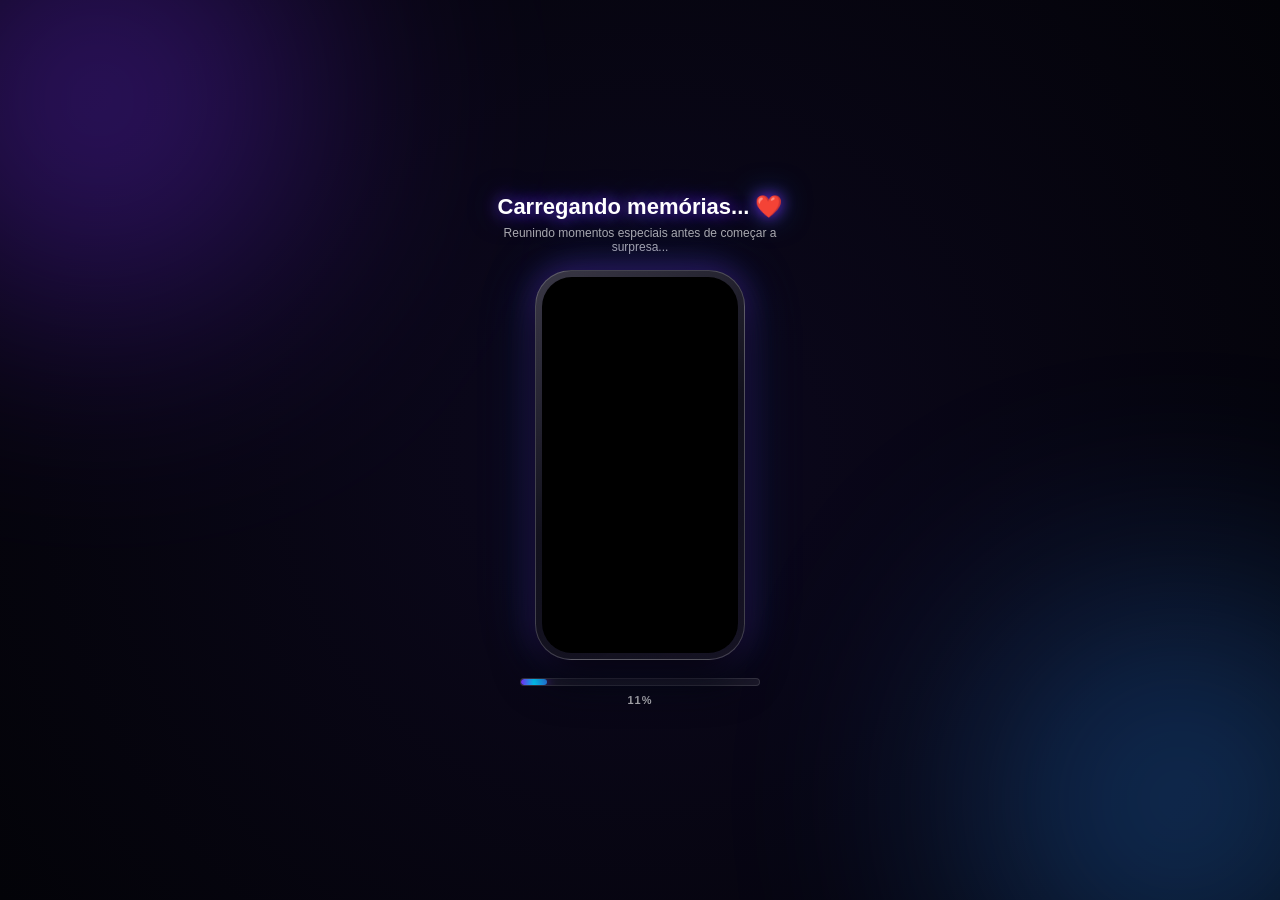
<file: index.html>
<!DOCTYPE html>
<html lang="pt-BR">
<head>
<meta charset="UTF-8">
<meta name="viewport" content="width=device-width, initial-scale=1.0, maximum-scale=1.0, user-scalable=no">
<title>Feliz Aniversário, Renata ❤️</title>
<meta name="theme-color" content="#030308">
<style>
* { margin:0; padding:0; box-sizing:border-box; }
html, body { width:100%; height:100%; overflow:hidden; background:#030308; color:#fff; font-family: -apple-system, BlinkMacSystemFont, "Segoe UI", Roboto, sans-serif; }

/* FUNDO CINEMATOGRÁFICO */
.background { position:fixed; inset:0; z-index:0; background: radial-gradient(circle at 50% 50%, #0c081e 0%, #030308 100%); }
.background::before { content:""; position:absolute; width:400px; height:400px; top:-100px; left:-100px; border-radius:50%; background:#7B2EFF; filter:blur(130px); opacity:.4; animation: pulseGlow 8s ease-in-out infinite alternate; }
.background::after { content:""; position:absolute; width:400px; height:400px; right:-100px; bottom:-100px; border-radius:50%; background:#2D8CFF; filter:blur(130px); opacity:.35; animation: pulseGlow 8s ease-in-out infinite alternate-reverse; }
@keyframes pulseGlow { 0% { transform: scale(1); opacity: 0.3; } 100% { transform: scale(1.2); opacity: 0.5; } }

/* CHUVA DE ELOGIOS E EMOJIS */
#falling { position:fixed; inset:0; pointer-events:none; z-index:2; }
.falling-item {
    position:absolute; top:-60px; white-space:nowrap; font-weight:700; color:#ffffff;
    text-shadow: 0 0 12px rgba(255,255,255,0.9), 0 0 25px #7B2EFF, 0 0 40px #2D8CFF;
    filter: drop-shadow(0 0 8px rgba(123,46,255,0.8)); animation: falling linear forwards;
}
@keyframes falling {
    0% { transform: translateY(-60px) rotate(0deg) scale(0.9); opacity:0; }
    15% { opacity:1; transform: translateY(10vh) rotate(var(--rotation)) scale(1.1); }
    85% { opacity:0.9; }
    100% { transform: translate(var(--side), 110vh) rotate(calc(var(--rotation) * 2)) scale(0.95); opacity:0; }
}

/* CONTEÚDO CENTRALIZADO PERFEITAMENTE */
.loading-content {
    position:relative; z-index:5; width:100%; height:100%;
    display:flex; flex-direction:column; align-items:center; justify-content:center;
    padding:15px; text-align:center;
}
.loading-title { margin-bottom:6px; font-size:22px; font-weight:700; animation: breathing 3s ease-in-out infinite; text-shadow: 0 0 15px rgba(123,46,255,0.9), 0 0 30px rgba(45,140,255,0.5); }
.loading-subtitle { max-width:300px; margin-bottom:16px; font-size:12px; color:rgba(255,255,255,.65); }
@keyframes breathing { 0%, 100% { opacity:.85; transform:scale(1); } 50% { opacity:1; transform:scale(1.03); } }

/* ESTRUTURA DO CELULAR CENTRALIZADO */
.phone {
    position:relative; width:210px; height:390px; max-height:55vh; padding:6px; border-radius:36px;
    background: linear-gradient(145deg, rgba(255,255,255,0.2), rgba(20,20,30,0.8), rgba(255,255,255,0.05));
    backdrop-filter: blur(15px); box-shadow: 0 20px 40px rgba(0,0,0,0.9), 0 0 30px rgba(123,46,255,0.4), 0 0 60px rgba(45,140,255,0.2);
    border: 1px solid rgba(255,255,255,0.2); margin: 0 auto;
}
.phone-border { width:100%; height:100%; padding:3px; border-radius:30px; background:#000; }
.phone-screen { position:relative; width:100%; height:100%; overflow:hidden; border-radius:26px; background:#000; display:flex; align-items:center; justify-content:center; }

/* FOTO 100% COMPLETA SEM CORTAR */
#loading-photo {
    width:100%; height:100%;
    object-fit:contain; /* Garante que a foto inteira apareça sem cortes */
    object-position:center;
    display:block; opacity:1; transition: opacity .3s ease, transform .3s ease;
}
.photo-change { opacity:0 !important; transform:scale(0.96); }
.notch { position:absolute; top:8px; left:50%; transform:translateX(-50%); width:65px; height:16px; border-radius:20px; background:#000; z-index:3; }

/* BARRA DE CARREGAMENTO */
.loading-area { width:240px; max-width:85vw; margin-top:18px; }
.loading-bar { width:100%; height:8px; overflow:hidden; border-radius:20px; background: rgba(255,255,255,.08); border: 1px solid rgba(255,255,255,.12); }
#loading-fill { width:0%; height:100%; border-radius:20px; background: linear-gradient(90deg, #7B2EFF, #00D2FF, #2D8CFF); box-shadow: 0 0 12px #7B2EFF; }
#loading-percent { display:block; margin-top:8px; font-size:11px; font-weight:600; color:rgba(255,255,255,.7); letter-spacing:1px; }

#transition { position:fixed; inset:0; z-index:50; background:#030308; opacity:0; pointer-events:none; transition: opacity 1s ease; }
#transition.active { opacity:1; }
</style>
</head>
<body>

<div class="background"></div>
<div id="falling"></div>
<div id="transition"></div>

<main class="loading-content">
    <h1 class="loading-title">Carregando memórias... ❤️</h1>
    <p class="loading-subtitle">Reunindo momentos especiais antes de começar a surpresa...</p>

    <div class="phone">
        <div class="phone-border">
            <div class="phone-screen">
                <div class="notch"></div>
                <img id="loading-photo" src="Fotos/foto1.jpg" alt="Memória especial">
            </div>
        </div>
    </div>

    <div class="loading-area">
        <div class="loading-bar"><div id="loading-fill"></div></div>
        <span id="loading-percent">0%</span>
    </div>
</main>

<script>
const TOTAL_TIME = 10000, TOTAL_PHOTOS = 10;
const photo = document.getElementById("loading-photo");
const fill = document.getElementById("loading-fill");
const percent = document.getElementById("loading-percent");
const transition = document.getElementById("transition");
const falling = document.getElementById("falling");

const photos = Array.from({length: TOTAL_PHOTOS}, (_, i) => `Fotos/foto${i + 1}.jpg`);
photos.forEach(src => { const img = new Image(); img.src = src; });

let currentPhoto = 0;
const photoTimer = setInterval(() => {
    currentPhoto++;
    if (currentPhoto < TOTAL_PHOTOS) {
        photo.classList.add("photo-change");
        setTimeout(() => {
            photo.src = photos[currentPhoto];
            photo.classList.remove("photo-change");
        }, 150);
    }
}, 1000);

const startTime = performance.now();
function updateLoading(currentTime) {
    const elapsed = currentTime - startTime;
    let progress = Math.min(elapsed / TOTAL_TIME, 1);
    const percentage = Math.floor(progress * 100);

    fill.style.width = percentage + "%";
    percent.textContent = percentage + "%";

    if (progress < 1) {
        requestAnimationFrame(updateLoading);
    } else {
        clearInterval(photoTimer);
        setTimeout(() => {
            transition.classList.add("active");
            setTimeout(() => { window.location.href = "fotos.html"; }, 1000);
        }, 250);
    }
}
requestAnimationFrame(updateLoading);

const fallingWords = ["meu bem","amor","vida","linda","princesa","benzinho","mozão","amorzin","meu amor","mor"];
const fallingEmojis = ["❤️","💜","💙","🤍","💕","✨"];

function createFallingItem() {
    const item = document.createElement("span");
    item.className = "falling-item";
    const isEmoji = Math.random() < 0.5;
    item.textContent = isEmoji 
        ? fallingEmojis[Math.floor(Math.random() * fallingEmojis.length)]
        : fallingWords[Math.floor(Math.random() * fallingWords.length)];

    item.style.left = Math.random() * 92 + 4 + "%";
    item.style.fontSize = (isEmoji ? (22 + Math.random() * 10) : (17 + Math.random() * 9)) + "px";
    item.style.animationDuration = (4.5 + Math.random() * 4) + "s";
    item.style.setProperty("--side", (-50 + Math.random() * 100) + "px");
    item.style.setProperty("--rotation", (-30 + Math.random() * 60) + "deg");

    falling.appendChild(item);
    setTimeout(() => item.remove(), 8500);
}

const fallingInterval = setInterval(createFallingItem, 280);
setTimeout(() => clearInterval(fallingInterval), TOTAL_TIME);
</script>
</body>
</html>
</file>
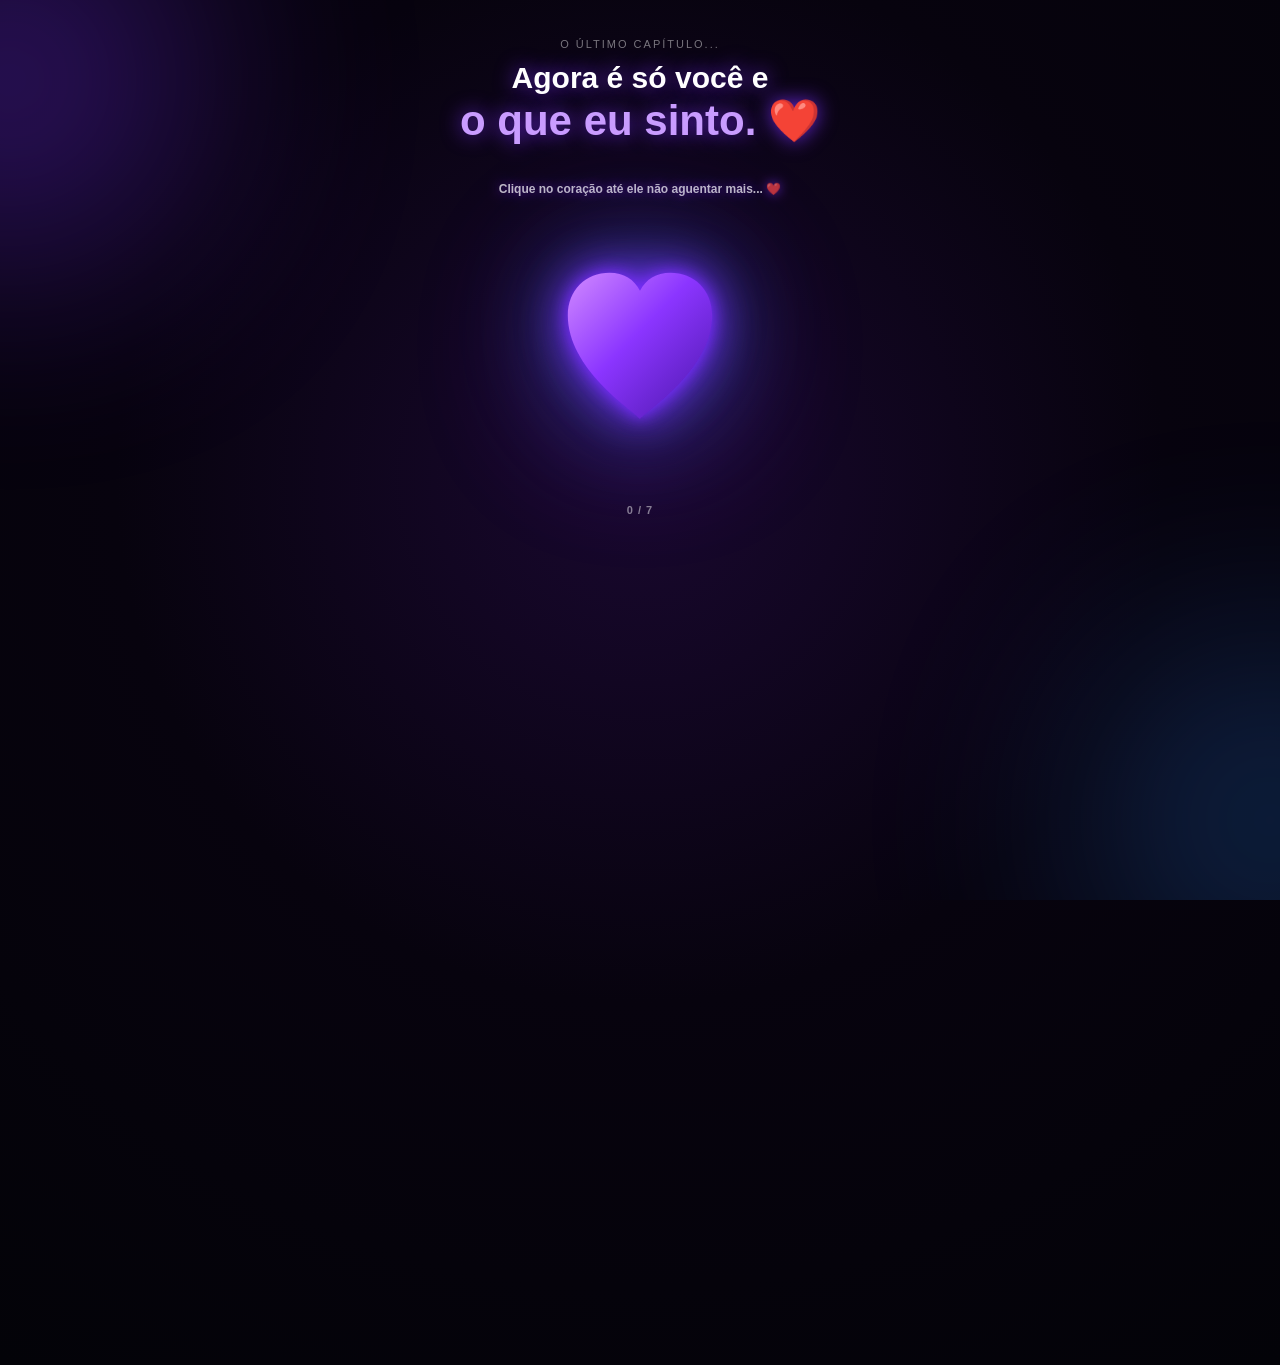
<file: final.html>
<!DOCTYPE html>
<html lang="pt-BR">
<head>
<meta charset="UTF-8">
<meta name="viewport" content="width=device-width,initial-scale=1.0,maximum-scale=1.0,user-scalable=no">
<title>Para Renata ❤️</title>
<meta name="theme-color" content="#030308">

<style>
*{margin:0;padding:0;box-sizing:border-box}

html,body{
width:100%;
min-height:100%;
background:#030308;
color:#fff;
font-family:-apple-system,BlinkMacSystemFont,"Segoe UI",Roboto,sans-serif;
overflow-x:hidden
}

body{
background:radial-gradient(circle at 50% 35%,#19082f,#07030e 48%,#030308)
}

/* FUNDO */
.bg{
position:fixed;
inset:0;
z-index:0;
overflow:hidden;
pointer-events:none
}

.bg:before,.bg:after{
content:"";
position:absolute;
width:360px;
height:360px;
border-radius:50%;
filter:blur(120px)
}

.bg:before{
left:-170px;
top:-100px;
background:#7B2EFF;
opacity:.38
}

.bg:after{
right:-170px;
bottom:-100px;
background:#2D8CFF;
opacity:.25
}

/* CHUVA */
#falling{
position:fixed;
inset:0;
z-index:1;
pointer-events:none;
overflow:hidden
}

.fall{
position:absolute;
top:-50px;
font-weight:700;
color:rgba(255,255,255,.4);
text-shadow:0 0 14px #7B2EFF;
animation:fall linear forwards
}

@keyframes fall{
0%{transform:translateY(-50px);opacity:0}
15%{opacity:.65}
100%{transform:translate(var(--x),110vh) rotate(var(--r));opacity:0}
}

/* CONTEÚDO */
main{
position:relative;
z-index:5;
min-height:100vh;
padding:38px 18px 60px;
display:flex;
flex-direction:column;
align-items:center;
text-align:center
}

.intro{
font-size:11px;
letter-spacing:2px;
text-transform:uppercase;
color:rgba(255,255,255,.45);
margin-bottom:10px
}

h1{
font-size:30px;
line-height:1.2;
text-shadow:0 0 20px rgba(123,46,255,.8)
}

h1 span{
color:#c99cff;
font-size:42px
}

/* ÁREA DO CORAÇÃO */
.heart-area{
position:relative;
width:300px;
height:350px;
max-width:92vw;
margin:22px auto 0;
display:flex;
flex-direction:column;
align-items:center
}

.heart-instruction{
height:42px;
display:flex;
align-items:center;
justify-content:center;
font-size:12px;
font-weight:700;
color:rgba(255,255,255,.72);
text-shadow:0 0 12px rgba(123,46,255,.7)
}

/* ÁREA CENTRAL */
.heart-visual{
position:relative;
width:280px;
height:270px;
display:flex;
align-items:center;
justify-content:center
}

/* BRILHO */
.glow{
position:absolute;
width:180px;
height:180px;
border-radius:50%;
background:#7B2EFF;
filter:blur(70px);
opacity:.4;
animation:glow 2s ease-in-out infinite alternate
}

@keyframes glow{
from{transform:scale(.8);opacity:.25}
to{transform:scale(1.15);opacity:.5}
}

/* CORAÇÃO SVG */
#heart{
position:relative;
z-index:5;
width:190px;
height:190px;
border:0;
padding:0;
background:transparent;
cursor:pointer;
-webkit-tap-highlight-color:transparent;
filter:
drop-shadow(0 0 8px #7B2EFF)
drop-shadow(0 0 22px #7B2EFF)
drop-shadow(0 0 45px rgba(45,140,255,.4));
animation:heartBeat 1.5s ease-in-out infinite
}

#heart svg{
width:100%;
height:100%;
display:block
}

.heart-shape{
fill:url(#heartGradient)
}

@keyframes heartBeat{
0%,100%{transform:scale(1)}
50%{transform:scale(1.08)}
}

#heart.clicked{
animation:clickBeat .25s ease
}

@keyframes clickBeat{
0%{transform:scale(1)}
45%{transform:scale(.82)}
100%{transform:scale(1)}
}

/* CONTADOR */
#count{
position:absolute;
bottom:2px;
width:100%;
font-size:11px;
letter-spacing:1px;
font-weight:600;
color:rgba(255,255,255,.48)
}

/* NOME APÓS EXPLOSÃO */
#renata-final{
position:absolute;
z-index:8;
display:none;
align-items:center;
justify-content:center;
width:100%;
height:100%;
font-size:clamp(58px,19vw,88px);
font-weight:900;
letter-spacing:-3px;
background:linear-gradient(
90deg,
#ffffff,
#d8b1ff,
#8d4cff,
#ffffff
);
-webkit-background-clip:text;
-webkit-text-fill-color:transparent;
text-shadow:0 0 30px rgba(123,46,255,.65);
animation:nameAppear 1.2s ease forwards
}

@keyframes nameAppear{
0%{
opacity:0;
transform:scale(.45);
filter:blur(15px)
}
60%{
opacity:1;
transform:scale(1.12);
filter:blur(0)
}
100%{
opacity:1;
transform:scale(1)
}
}

/* EXPLOSÃO */
#explosion{
position:absolute;
inset:0;
z-index:20;
pointer-events:none
}

.particle{
position:absolute;
left:50%;
top:48%;
width:7px;
height:7px;
border-radius:50%;
background:#fff;
box-shadow:0 0 10px #fff,0 0 22px #7B2EFF;
animation:explode .95s ease-out forwards
}

@keyframes explode{
to{
transform:translate(var(--x),var(--y)) scale(0);
opacity:0
}
}

/* TEXTO */
#content{
width:min(390px,94vw);
opacity:0;
transform:translateY(25px);
transition:1.2s ease
}

#content.show{
opacity:1;
transform:translateY(0)
}

.line{
width:50px;
height:3px;
margin:0 auto 22px;
border-radius:10px;
background:linear-gradient(90deg,#7B2EFF,#2D8CFF);
box-shadow:0 0 15px #7B2EFF
}

#message{
font-size:15px;
line-height:1.85;
color:rgba(255,255,255,.82);
white-space:pre-line;
min-height:320px
}

/* CONTADOR DE VIDA */
#life{
margin-top:22px;
padding:20px 12px;
width:100%;
border-radius:24px;
background:rgba(123,46,255,.07);
border:1px solid rgba(255,255,255,.1);
opacity:0;
transform:translateY(15px);
transition:1s
}

#life.show{
opacity:1;
transform:translateY(0)
}

.life-title{
font-size:12px;
color:rgba(255,255,255,.55);
margin-bottom:15px
}

.timer{
display:grid;
grid-template-columns:repeat(4,1fr);
gap:6px
}

.box{
padding:11px 2px;
border-radius:14px;
background:rgba(255,255,255,.045)
}

.number{
display:block;
font-size:19px;
font-weight:800
}

.label{
display:block;
margin-top:4px;
font-size:8px;
letter-spacing:.5px;
color:rgba(255,255,255,.4);
text-transform:uppercase
}

.birth{
margin-top:13px;
font-size:9px;
color:rgba(255,255,255,.3)
}

/* EU TE AMO */
#love{
margin-top:42px;
opacity:0;
transform:scale(.8);
transition:1.2s ease
}

#love.show{
opacity:1;
transform:scale(1)
}

.love-small{
font-size:10px;
letter-spacing:1.5px;
color:rgba(255,255,255,.42);
margin-bottom:8px
}

.love-big{
font-size:clamp(42px,13vw,62px);
font-weight:900;
background:linear-gradient(90deg,#fff,#d5a9ff,#fff);
-webkit-background-clip:text;
-webkit-text-fill-color:transparent
}

.white-heart{
display:block;
margin-top:10px;
font-size:48px;
color:#fff;
filter:drop-shadow(0 0 15px #fff);
animation:whiteBeat 2s infinite
}

@keyframes whiteBeat{
0%,100%{transform:scale(1)}
50%{transform:scale(1.08)}
}

/* BOTÃO */
#back{
display:inline-block;
margin-top:32px;
padding:12px 25px;
border-radius:25px;
border:1px solid rgba(255,255,255,.14);
background:rgba(255,255,255,.05);
color:rgba(255,255,255,.65);
text-decoration:none;
font-size:11px;
opacity:0;
transition:1s
}

#back.show{opacity:1}

/* PEQUENOS */
@media(max-width:360px){

main{
padding-top:28px
}

h1{
font-size:25px
}

h1 span{
font-size:38px
}

.heart-area{
height:330px
}

.heart-visual{
width:260px
}

#heart{
width:175px;
height:175px
}

#message{
font-size:14px
}

}

</style>
</head>

<body>

<div class="bg"></div>
<div id="falling"></div>

<main>

<p class="intro">
O último capítulo...
</p>

<h1>
Agora é só você e<br>
<span>o que eu sinto. ❤️</span>
</h1>

<div class="heart-area">

<div class="heart-instruction">
Clique no coração até ele não aguentar mais... ❤️
</div>

<div class="heart-visual">

<div class="glow"></div>

<button id="heart" aria-label="Clique no coração">

<svg viewBox="0 0 200 200">

<defs>

<linearGradient
id="heartGradient"
x1="0%"
y1="0%"
x2="100%"
y2="100%">

<stop offset="0%" stop-color="#d18aff"/>
<stop offset="45%" stop-color="#8b35ff"/>
<stop offset="100%" stop-color="#4b17a8"/>

</linearGradient>

</defs>

<path
class="heart-shape"
d="M100 178
C91 168 24 125 24 69
C24 42 43 24 68 24
C83 24 94 31 100 43
C106 31 117 24 132 24
C157 24 176 42 176 69
C176 125 109 168 100 178Z"/>

</svg>

</button>

<div id="renata-final">
Renata
</div>

<div id="explosion"></div>

</div>

<div id="count">
0 / 7
</div>

</div>

<section id="content">

<div class="line"></div>

<div id="message"></div>

<div id="life">

<p class="life-title">
E enquanto a vida continua passando...
</p>

<div class="timer">

<div class="box">
<span class="number" id="years">0</span>
<span class="label">anos</span>
</div>

<div class="box">
<span class="number" id="days">0</span>
<span class="label">dias</span>
</div>

<div class="box">
<span class="number" id="hours">0</span>
<span class="label">horas</span>
</div>

<div class="box">
<span class="number" id="minutes">0</span>
<span class="label">minutos</span>
</div>

</div>

<p class="birth">
Desde 16 de agosto de 2010 ❤️
</p>

</div>

<div id="love">

<p class="love-small">
E se existe uma última coisa para dizer...
</p>

<div class="love-big">
EU TE AMO
</div>

<span class="white-heart">♡</span>

</div>

<a id="back" href="index.html">
Voltar ao começo ❤️
</a>

</section>

</main>

<script>

/* CORAÇÃO */

const heart=document.getElementById("heart");
const count=document.getElementById("count");
const explosion=document.getElementById("explosion");
const renata=document.getElementById("renata-final");

const content=document.getElementById("content");
const message=document.getElementById("message");
const life=document.getElementById("life");
const love=document.getElementById("love");
const back=document.getElementById("back");

let clicks=0;
let finished=false;

heart.addEventListener("click",function(){

if(finished)return;

clicks++;

count.textContent=clicks+" / 7";

heart.classList.remove("clicked");

void heart.offsetWidth;

heart.classList.add("clicked");

if(clicks>=7){
finish();
}

});

/* EXPLOSÃO */

function finish(){

finished=true;

heart.style.animation="none";

setTimeout(function(){

heart.style.opacity="0";
count.style.opacity="0";

createExplosion();

setTimeout(function(){

heart.style.display="none";

renata.style.display="flex";

},450);

setTimeout(function(){

content.classList.add("show");

typeMessage();

},1000);

},150);

}

/* PARTÍCULAS */

function createExplosion(){

for(let i=0;i<100;i++){

const p=document.createElement("span");

p.className="particle";

const angle=Math.random()*Math.PI*2;

const distance=
80+
Math.random()*250;

p.style.setProperty(
"--x",
Math.cos(angle)*distance+"px"
);

p.style.setProperty(
"--y",
Math.sin(angle)*distance+"px"
);

p.style.width=
(4+Math.random()*7)+"px";

p.style.height=p.style.width;

explosion.appendChild(p);

setTimeout(function(){
p.remove();
},1100);

}

}

/* TEXTO */

const text=`Renata,

depois de tudo que você viu até aqui, talvez essa seja a parte mais simples de todas.

Não tem mais jogo.
Não tem mais segredo.
Não tem mais nada escondido.

Só algumas palavras que eu queria deixar para você.

Espero que esse novo ano da sua vida seja cheio de momentos que façam seu coração ficar leve.

Que você encontre motivos para sorrir mesmo nos dias difíceis.

Que tenha coragem para correr atrás daquilo que deseja e tranquilidade para aproveitar tudo aquilo que conquistar.

Que as pessoas ao seu redor saibam reconhecer o quanto você é especial.

E que você nunca precise diminuir quem você é para caber na expectativa de ninguém.

Continue construindo sua história do seu jeito.

Continue colecionando momentos.

Continue acreditando nos seus sonhos.

Porque ainda existe muita coisa bonita esperando por você.

Hoje você completa mais um ano de vida.

E eu espero que esse seja apenas o começo de uma fase ainda mais incrível.

Feliz aniversário, Renata. ❤️`;

let index=0;

function typeMessage(){

if(index<text.length){

message.textContent+=text[index];

let delay=23;

if(text[index]===".")delay=250;
if(text[index]===",")delay=75;

index++;

setTimeout(typeMessage,delay);

}else{

setTimeout(function(){
life.classList.add("show");
},500);

setTimeout(function(){
love.classList.add("show");
},1800);

setTimeout(function(){
back.classList.add("show");
},3000);

}

}

/* CONTADOR */

const birth=new Date(2010,7,16,0,0,0);

function updateTimer(){

const now=new Date();

let years=now.getFullYear()-birth.getFullYear();

const birthday=new Date(
now.getFullYear(),
7,
16
);

if(now<birthday)years--;

const lastBirthday=new Date(
birth.getFullYear()+years,
7,
16
);

let difference=now-lastBirthday;

const DAY=86400000;
const HOUR=3600000;
const MINUTE=60000;

const days=Math.floor(difference/DAY);

difference-=days*DAY;

const hours=Math.floor(difference/HOUR);

difference-=hours*HOUR;

const minutes=Math.floor(difference/MINUTE);

document.getElementById("years").textContent=years;
document.getElementById("days").textContent=days;
document.getElementById("hours").textContent=hours;
document.getElementById("minutes").textContent=minutes;

}

updateTimer();
setInterval(updateTimer,1000);

/* CHUVA */

const falling=document.getElementById("falling");

const words=[
"meu bem",
"amor",
"vida",
"linda",
"princesa",
"benzinho",
"mozão",
"amorzin",
"meu amor",
"mor"
];

const emojis=[
"❤️","💜","💙","🤍","💕","✨"
];

function createFall(){

const item=document.createElement("span");

item.className="fall";

const emoji=Math.random()<.5;

item.textContent=emoji
?emojis[Math.floor(Math.random()*emojis.length)]
:words[Math.floor(Math.random()*words.length)];

item.style.left=
(Math.random()*90+5)+"%";

item.style.fontSize=
emoji
?(20+Math.random()*8)+"px"
:(11+Math.random()*6)+"px";

item.style.animationDuration=
(6+Math.random()*4)+"s";

item.style.setProperty(
"--x",
(-60+Math.random()*120)+"px"
);

item.style.setProperty(
"--r",
(-40+Math.random()*80)+"deg"
);

falling.appendChild(item);

setTimeout(function(){
item.remove();
},11000);

}

setInterval(createFall,650);

</script>

</body>
   </html>
</file>
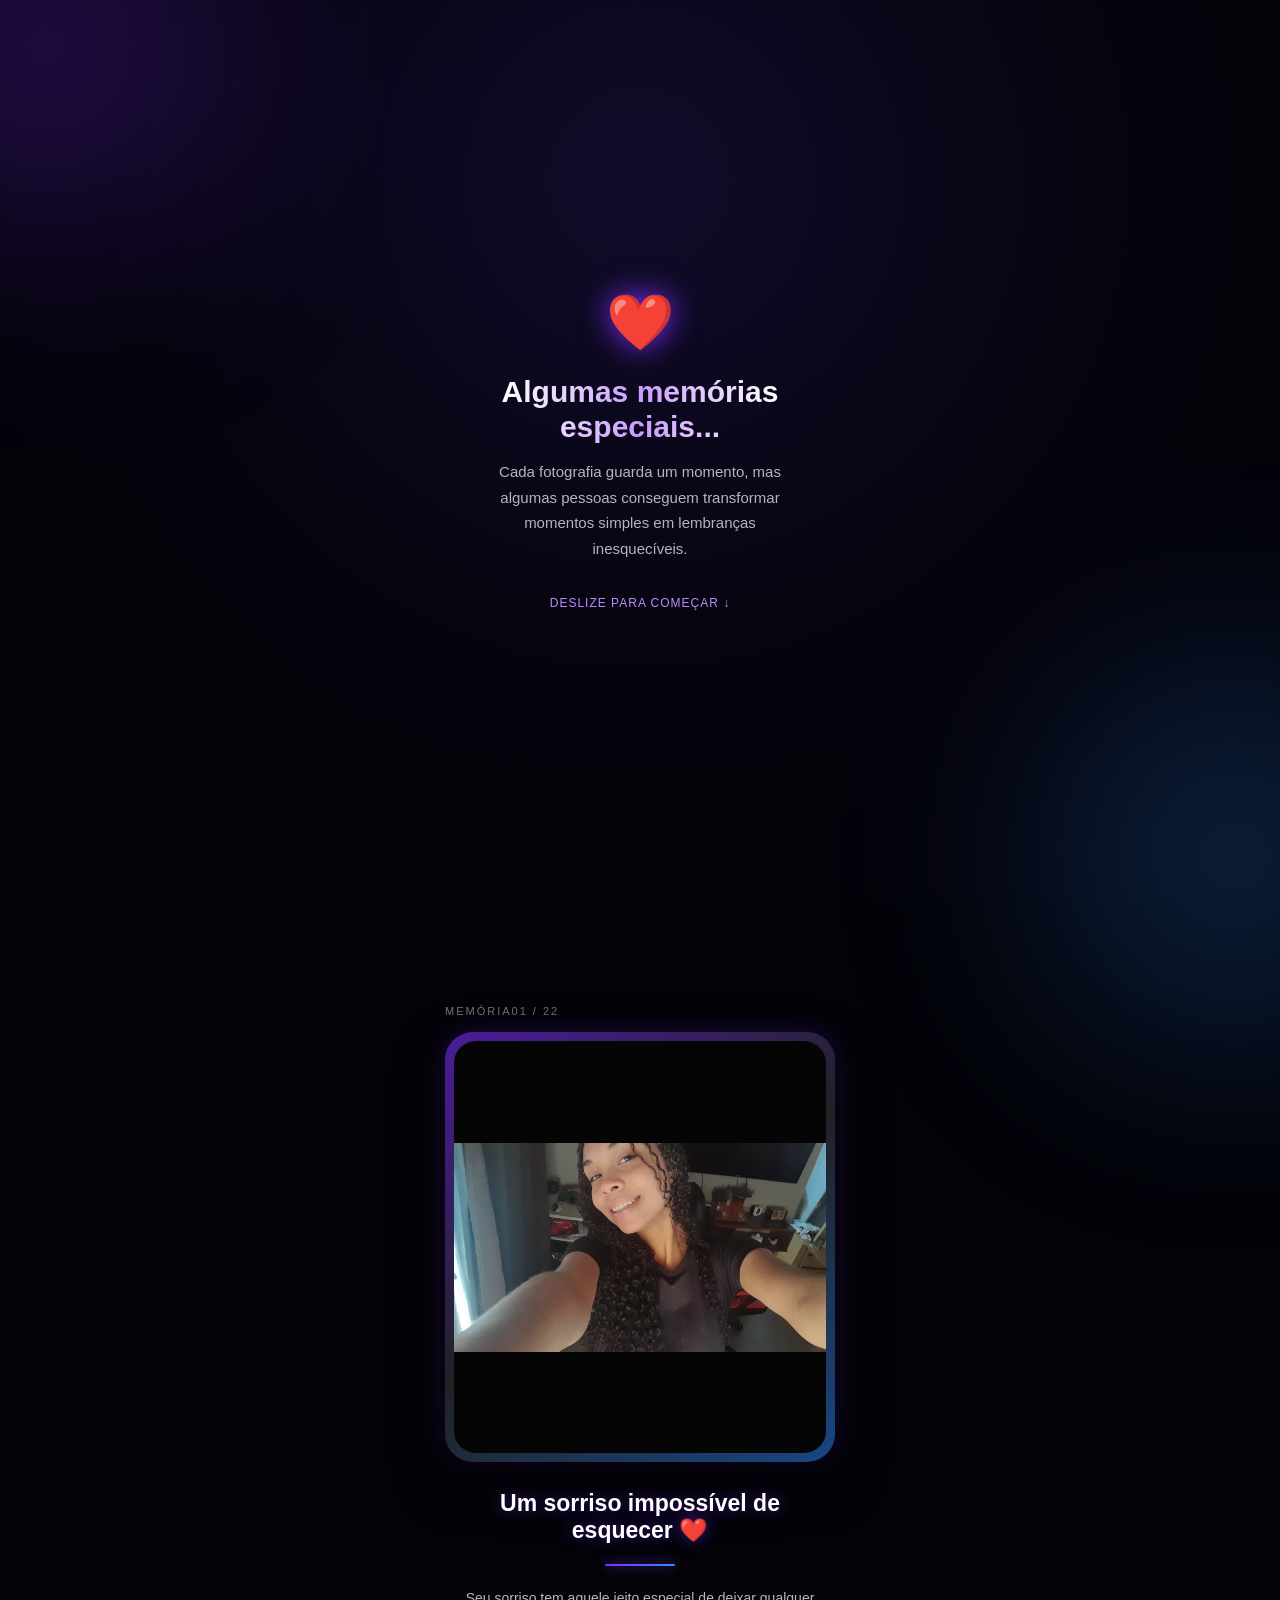
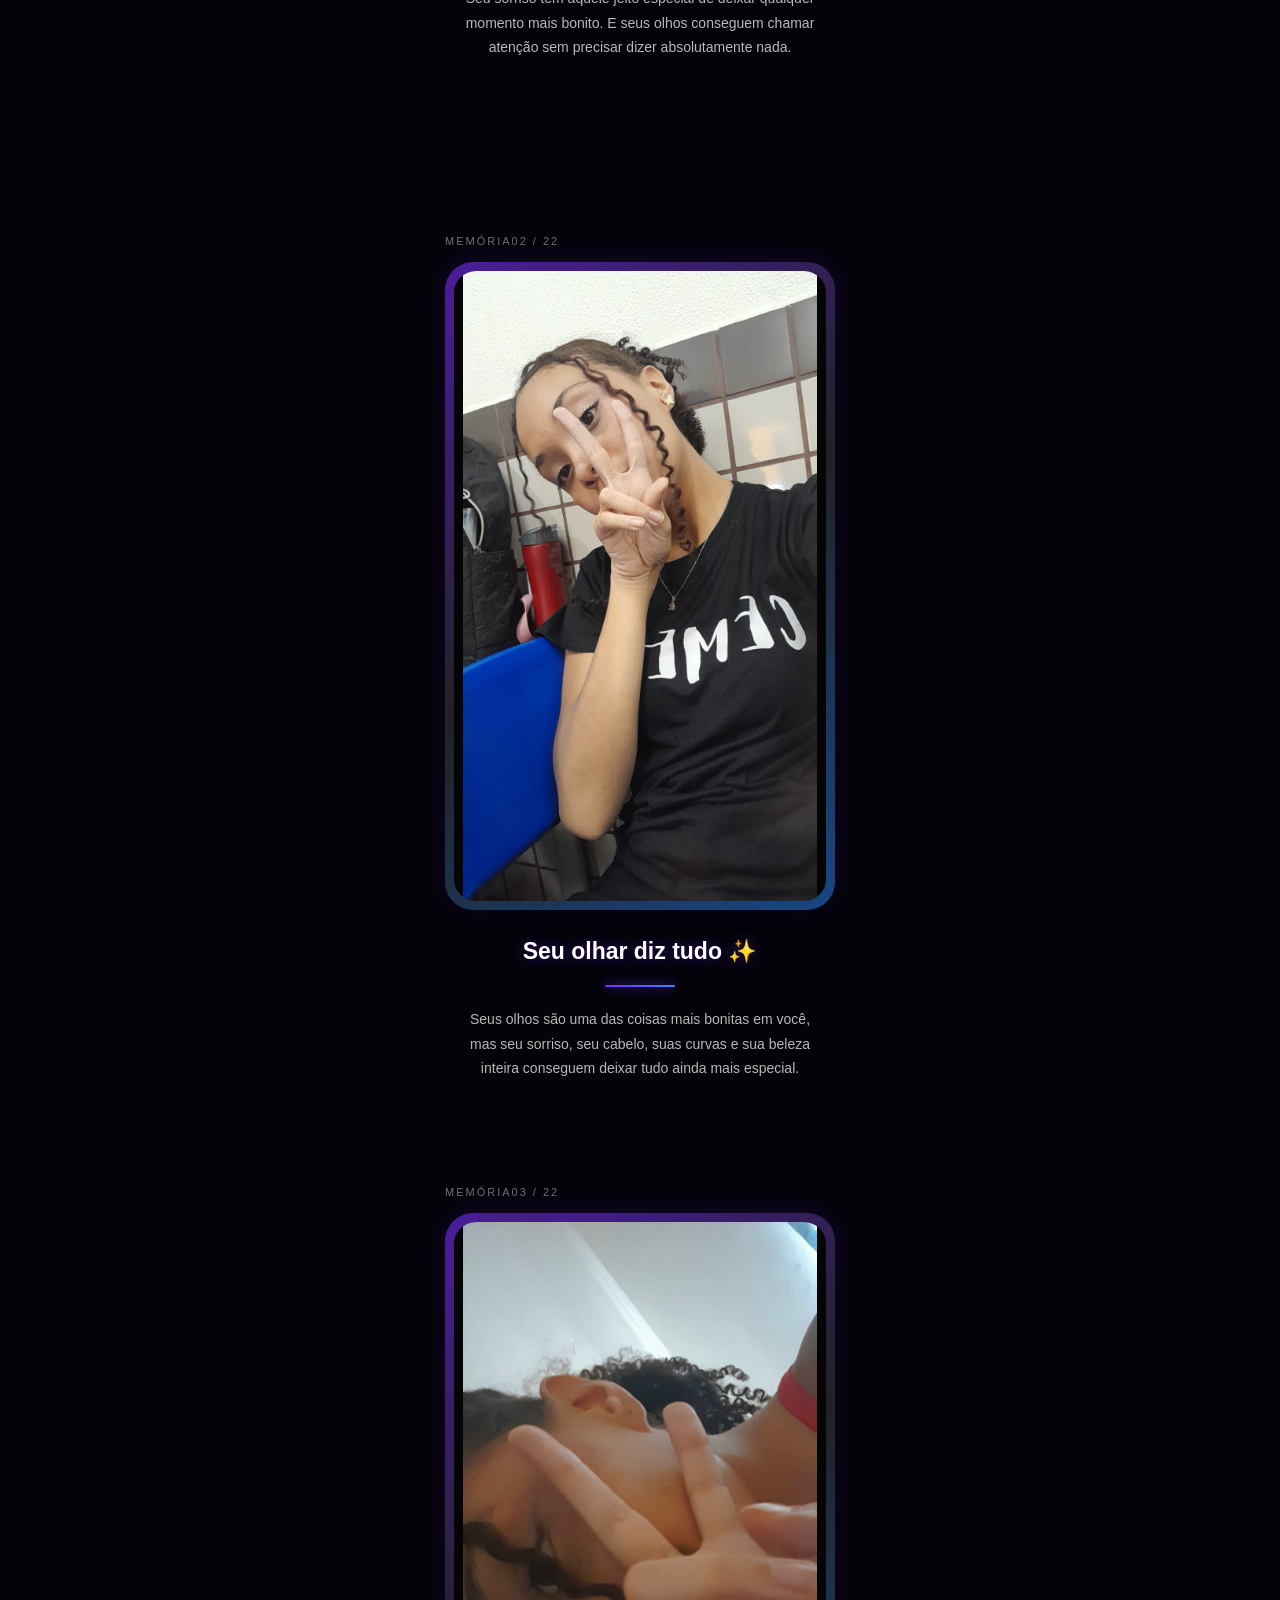
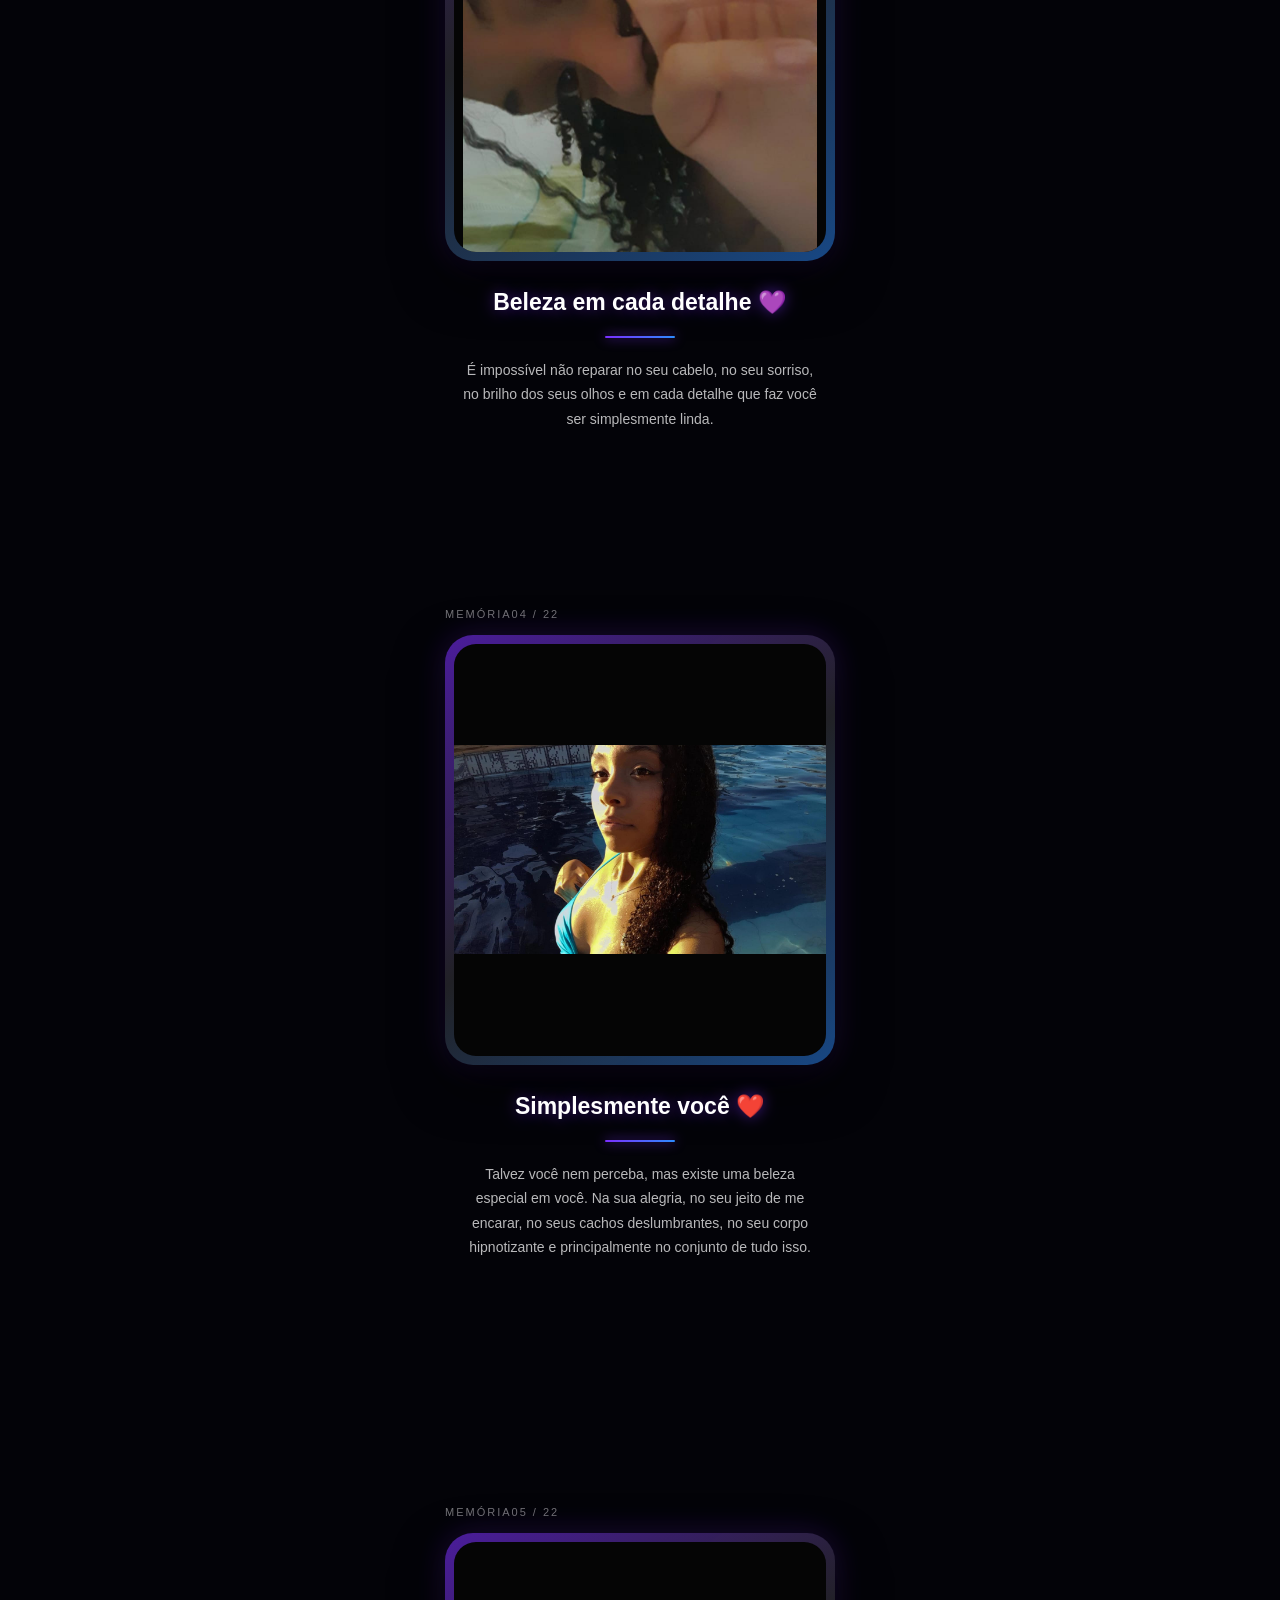
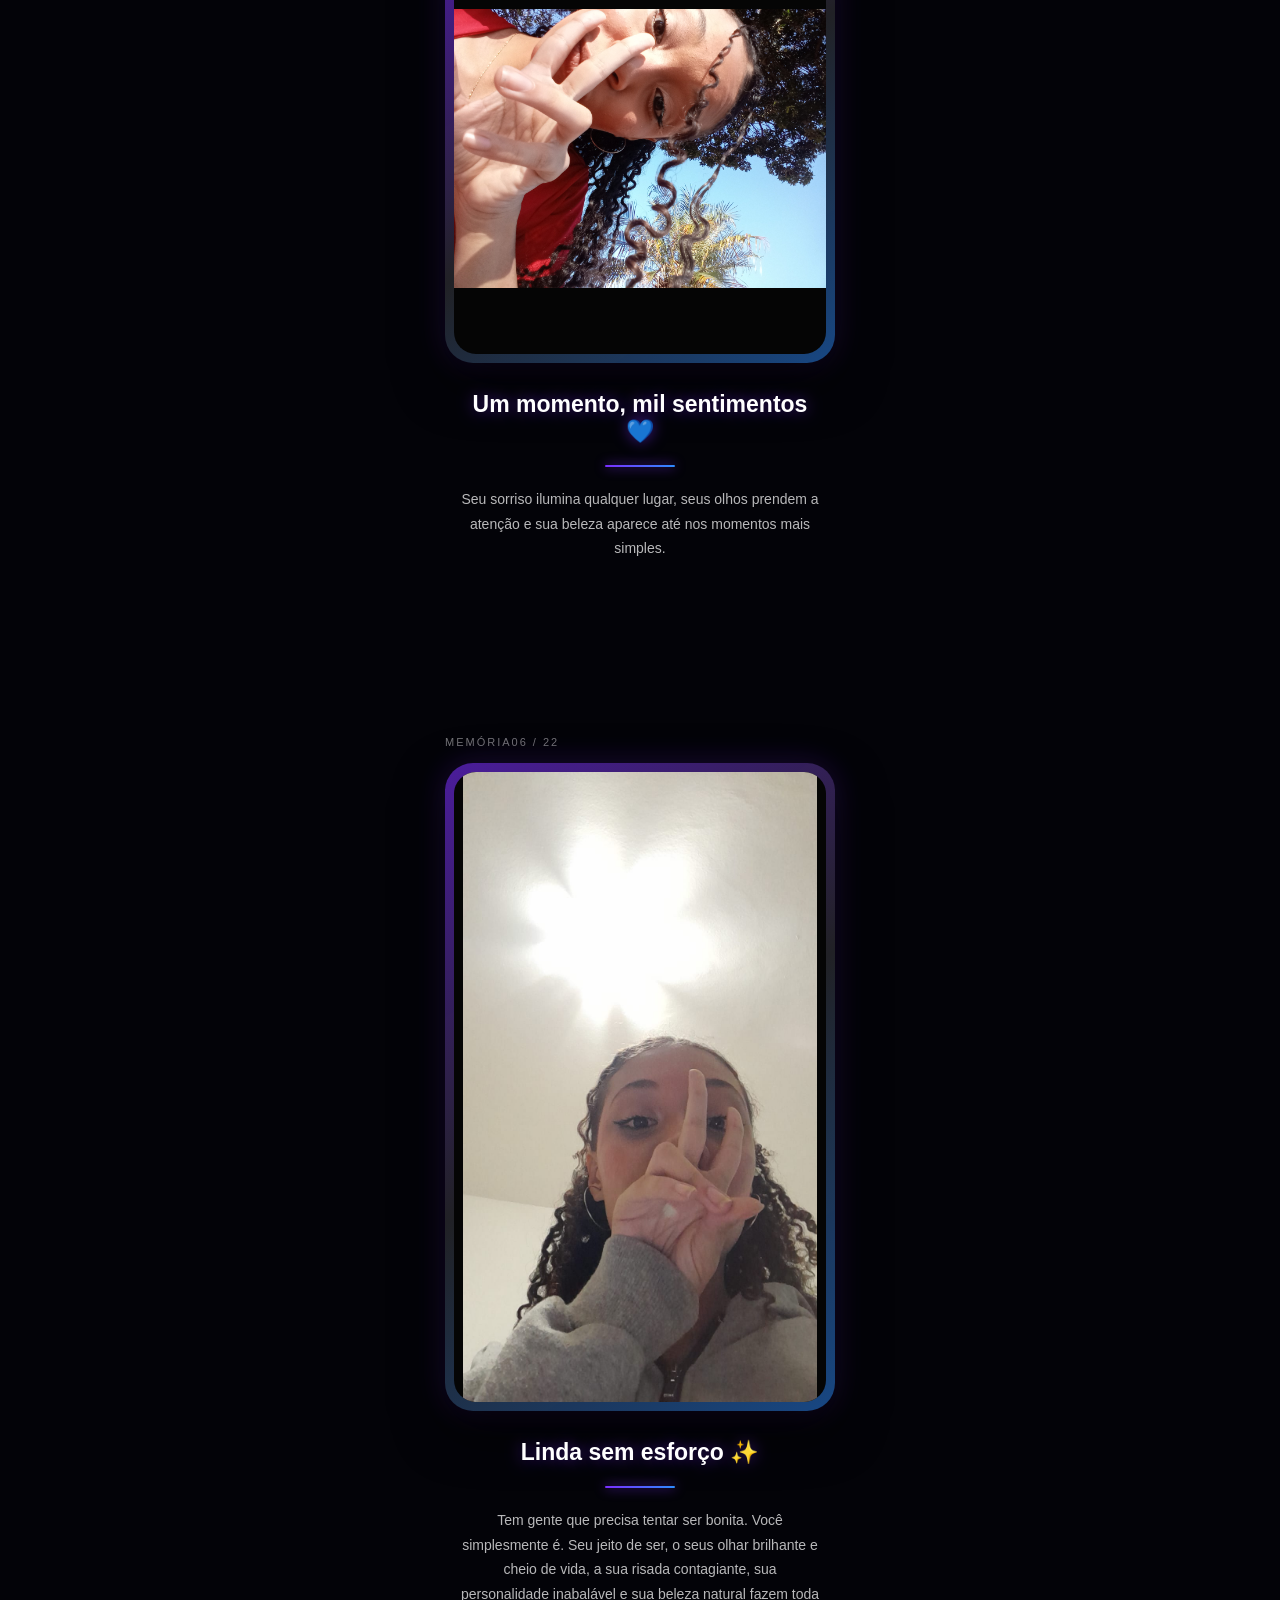
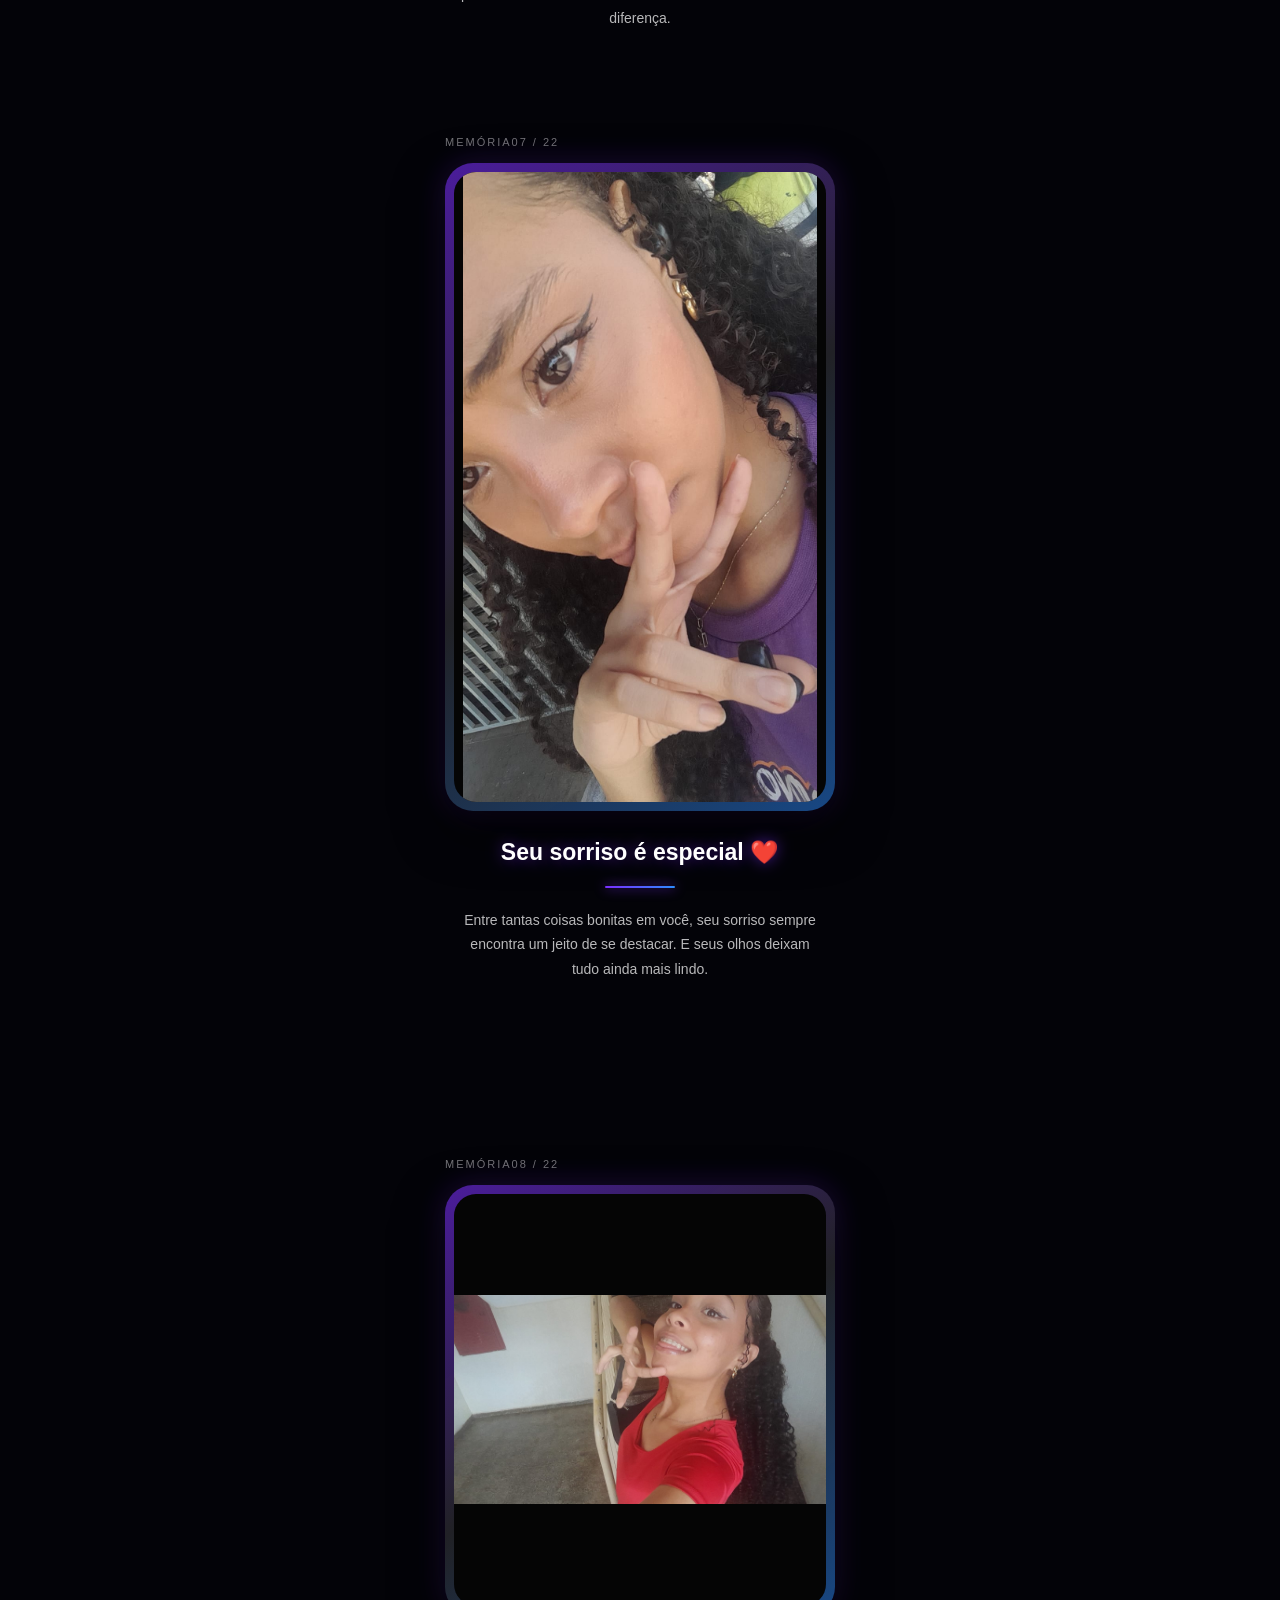
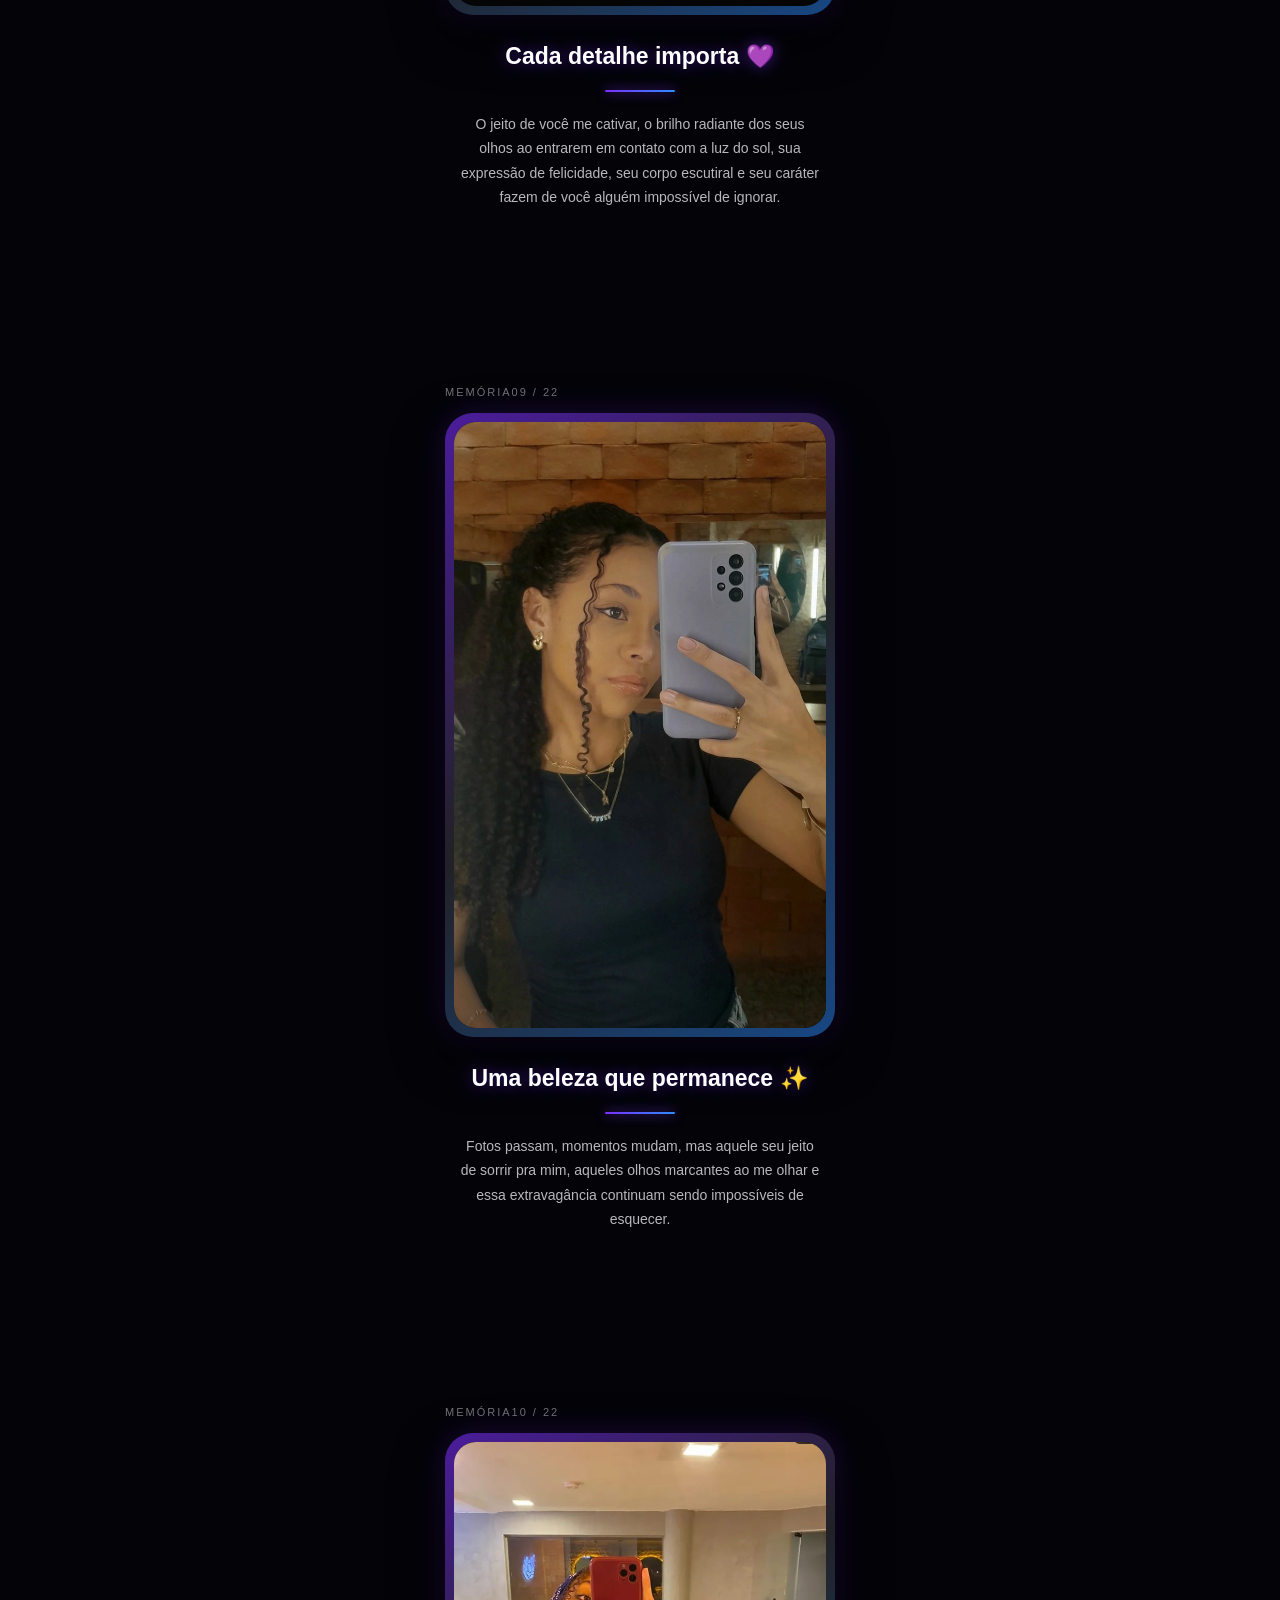
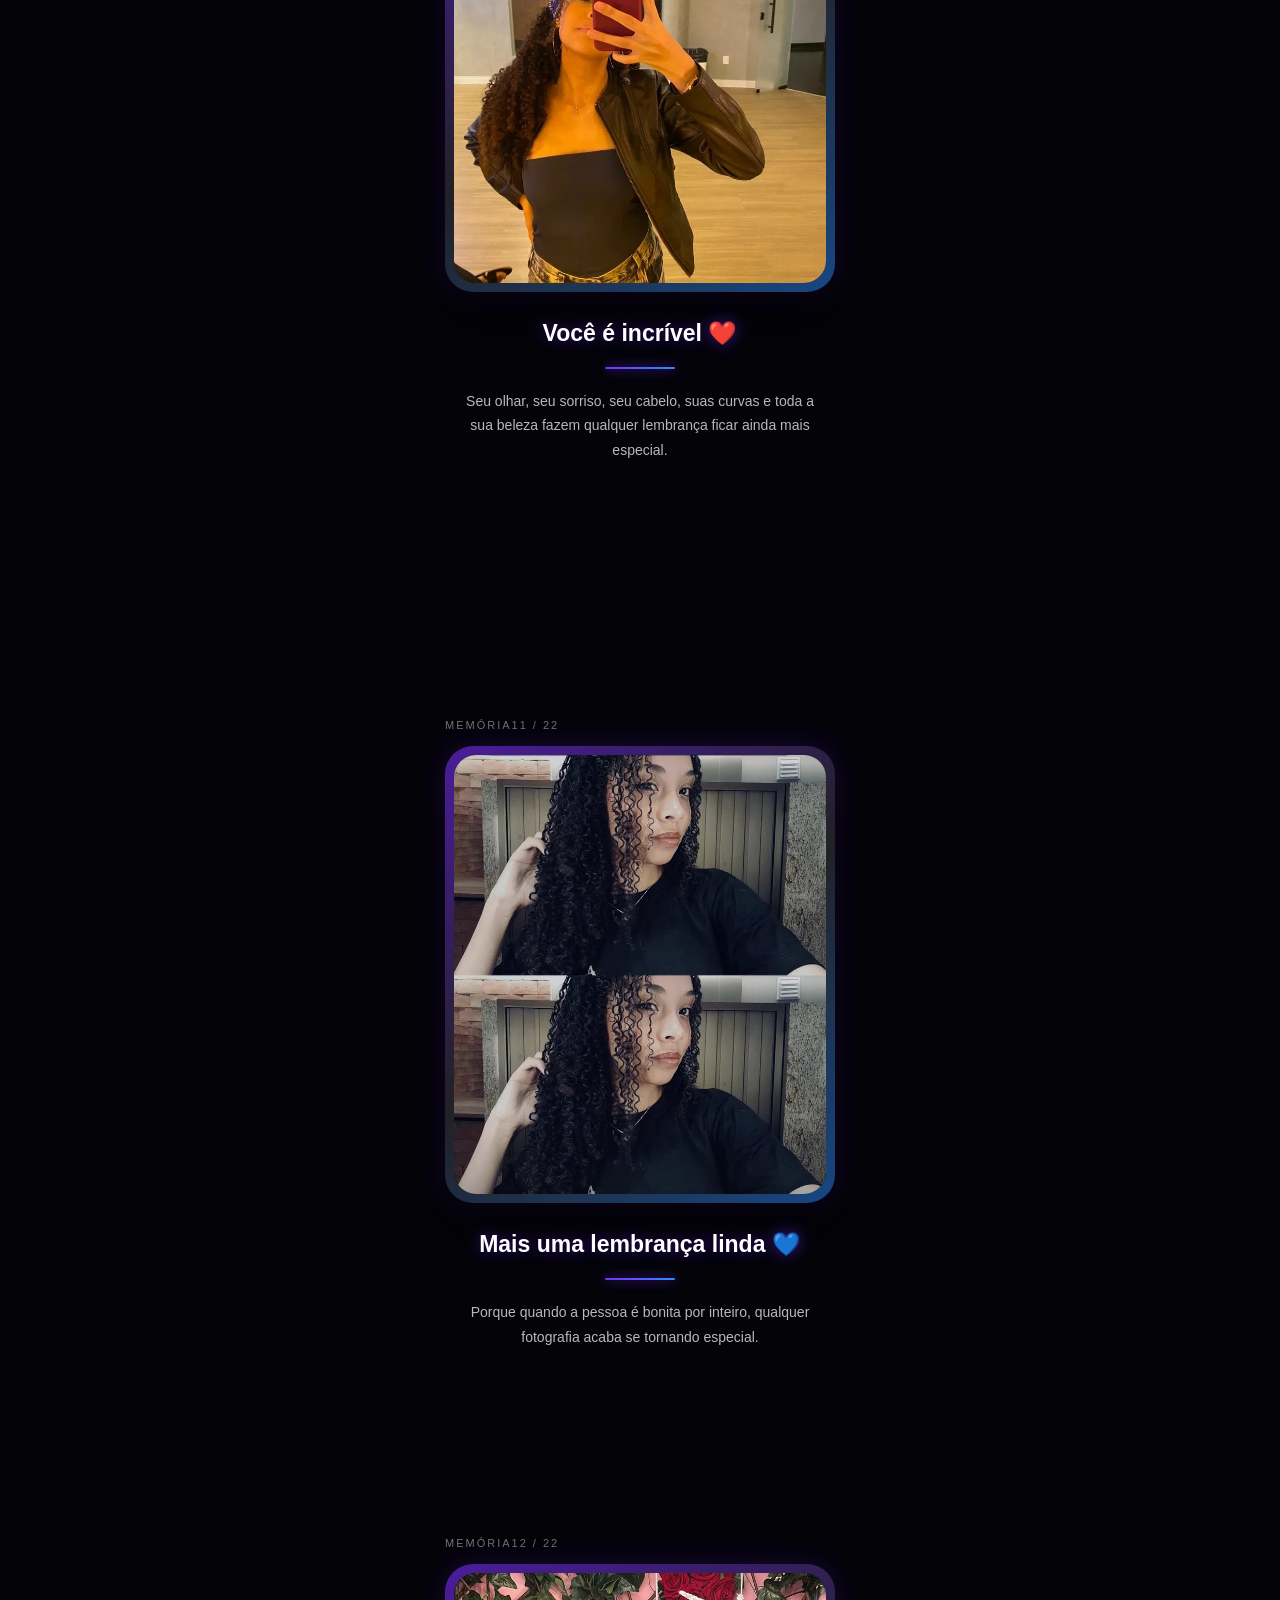
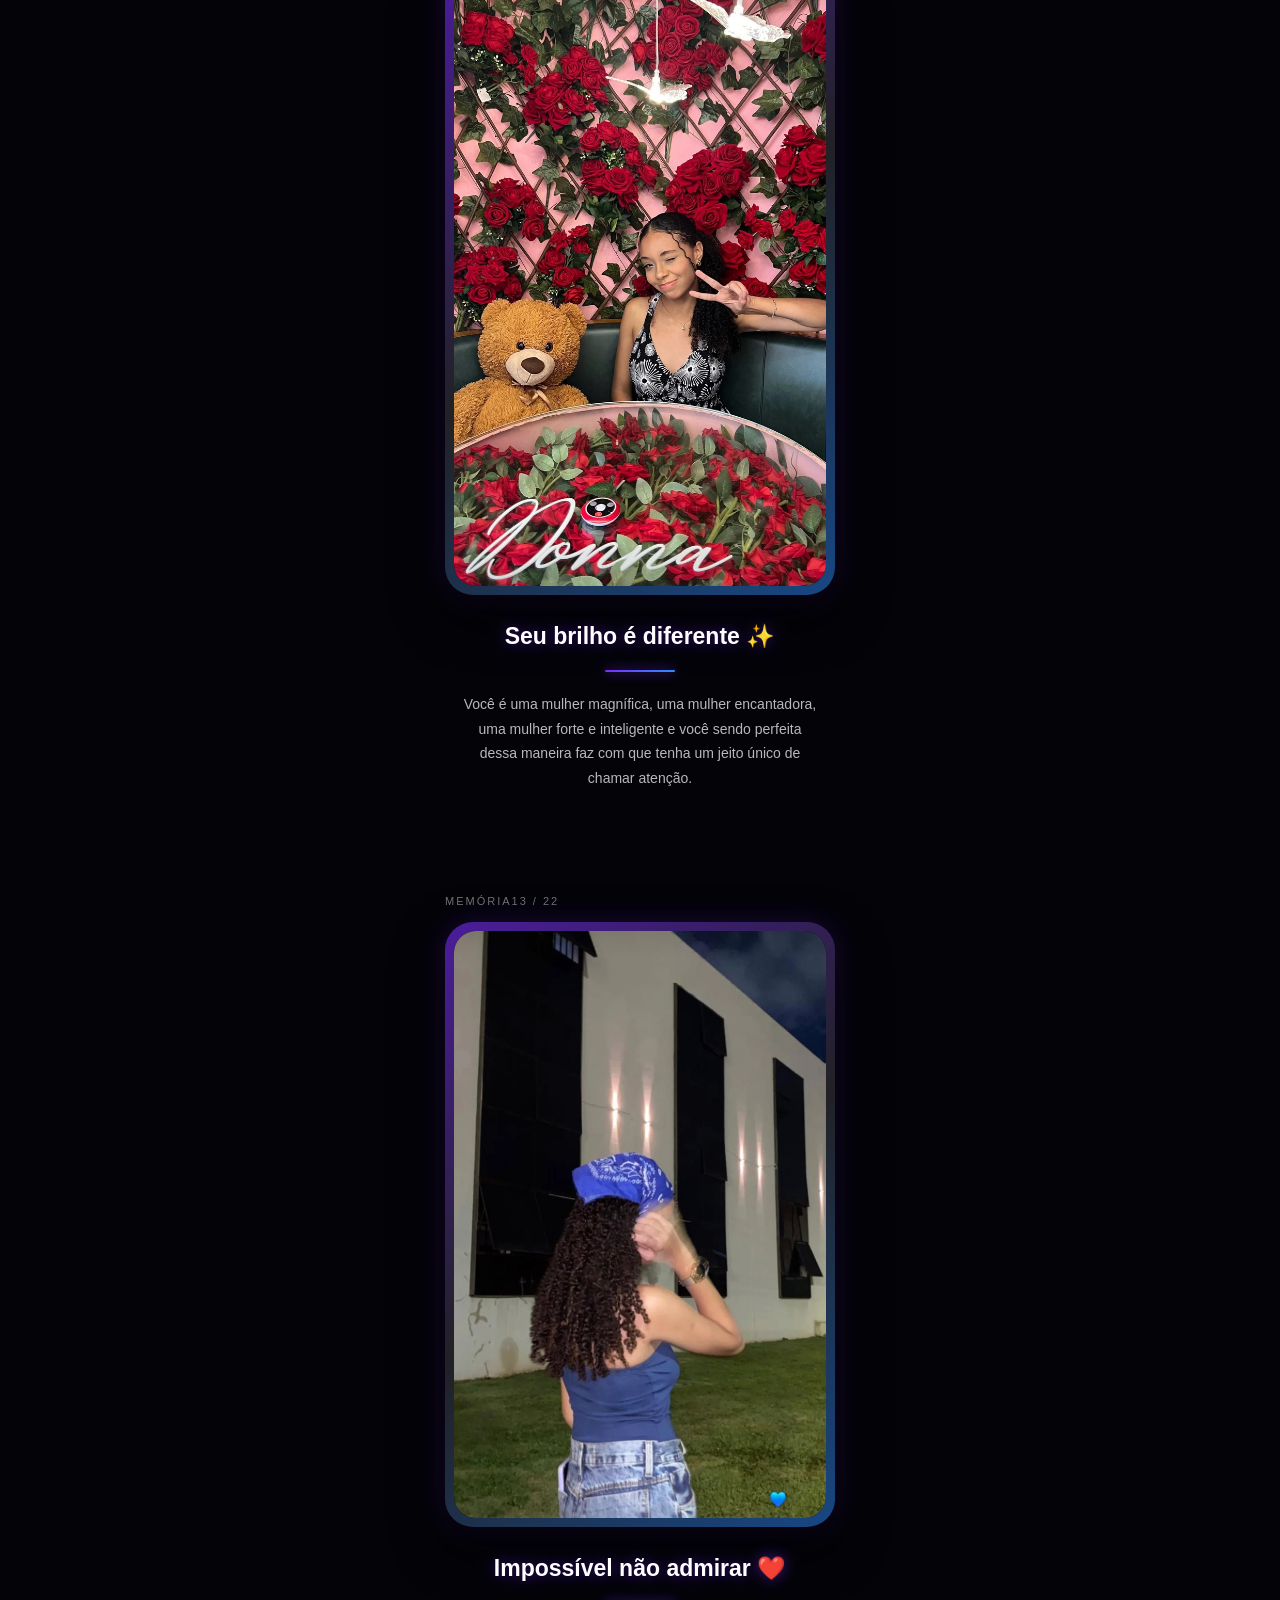
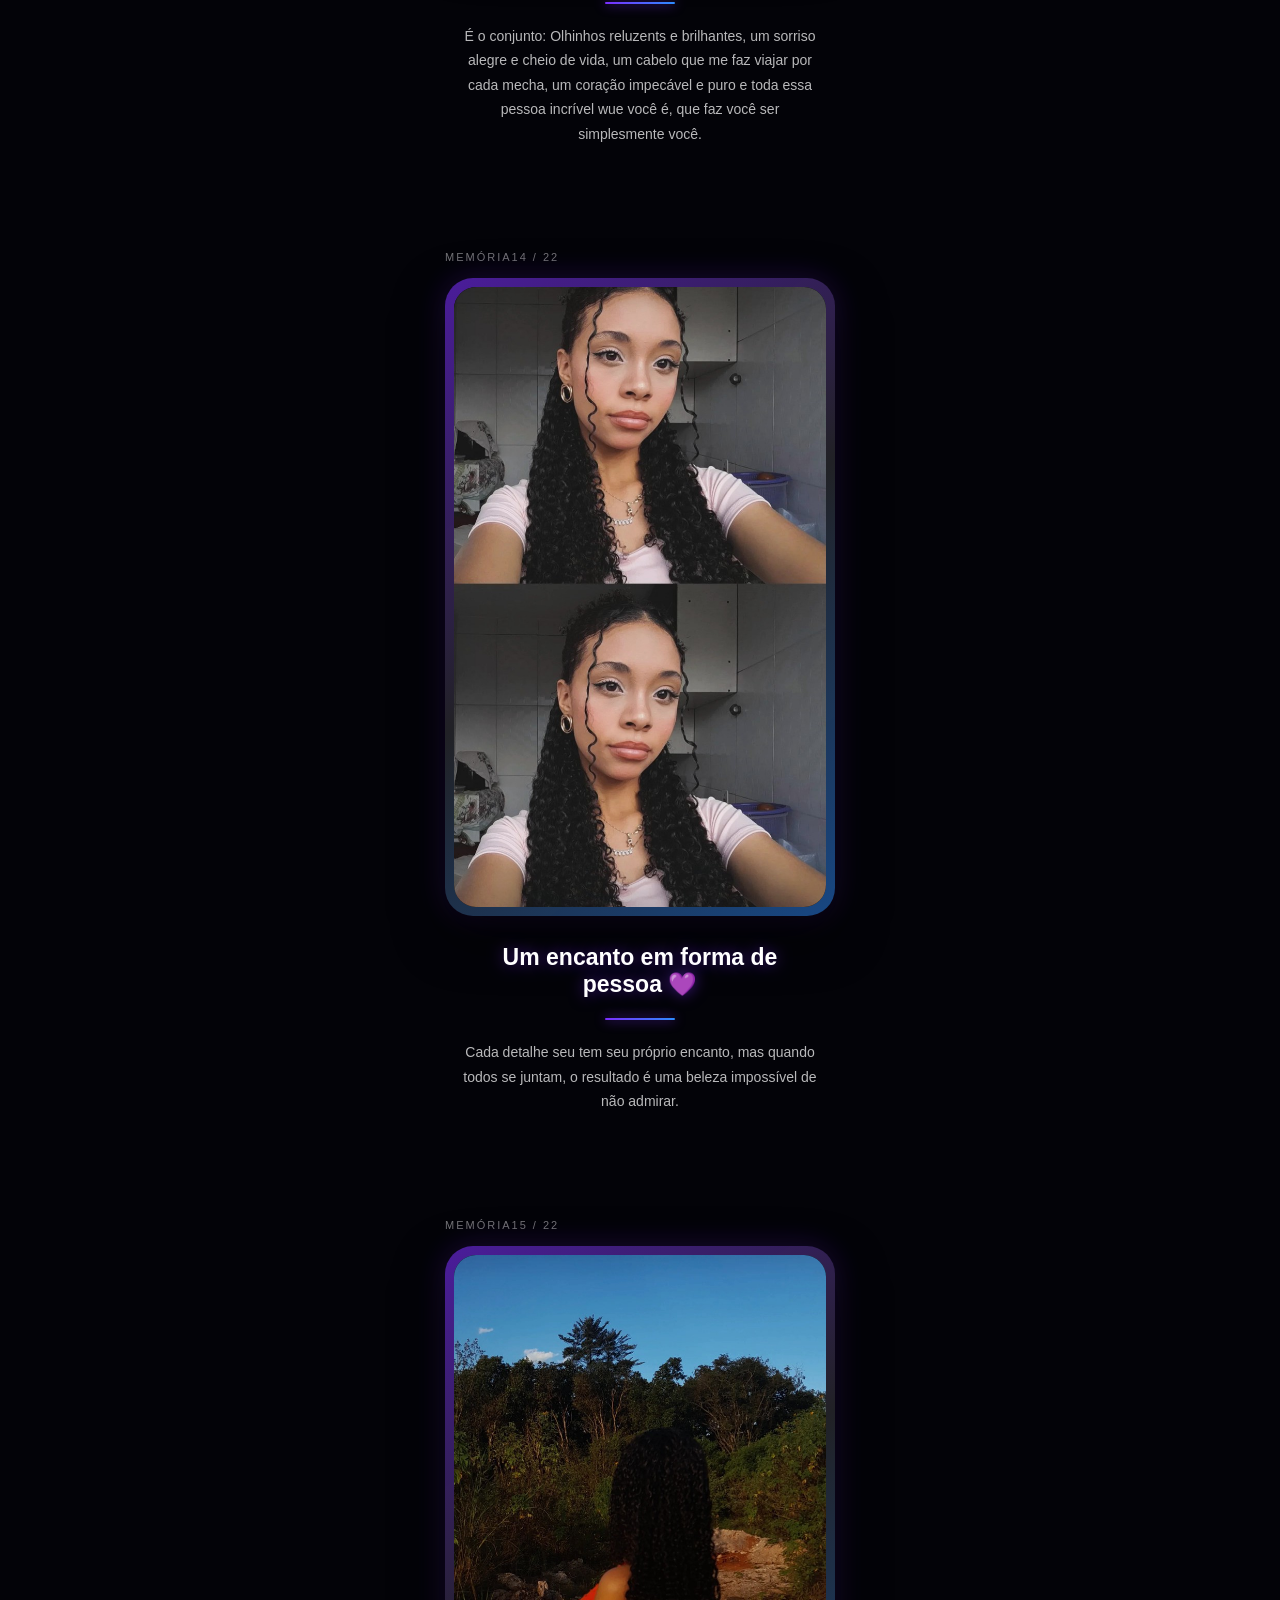
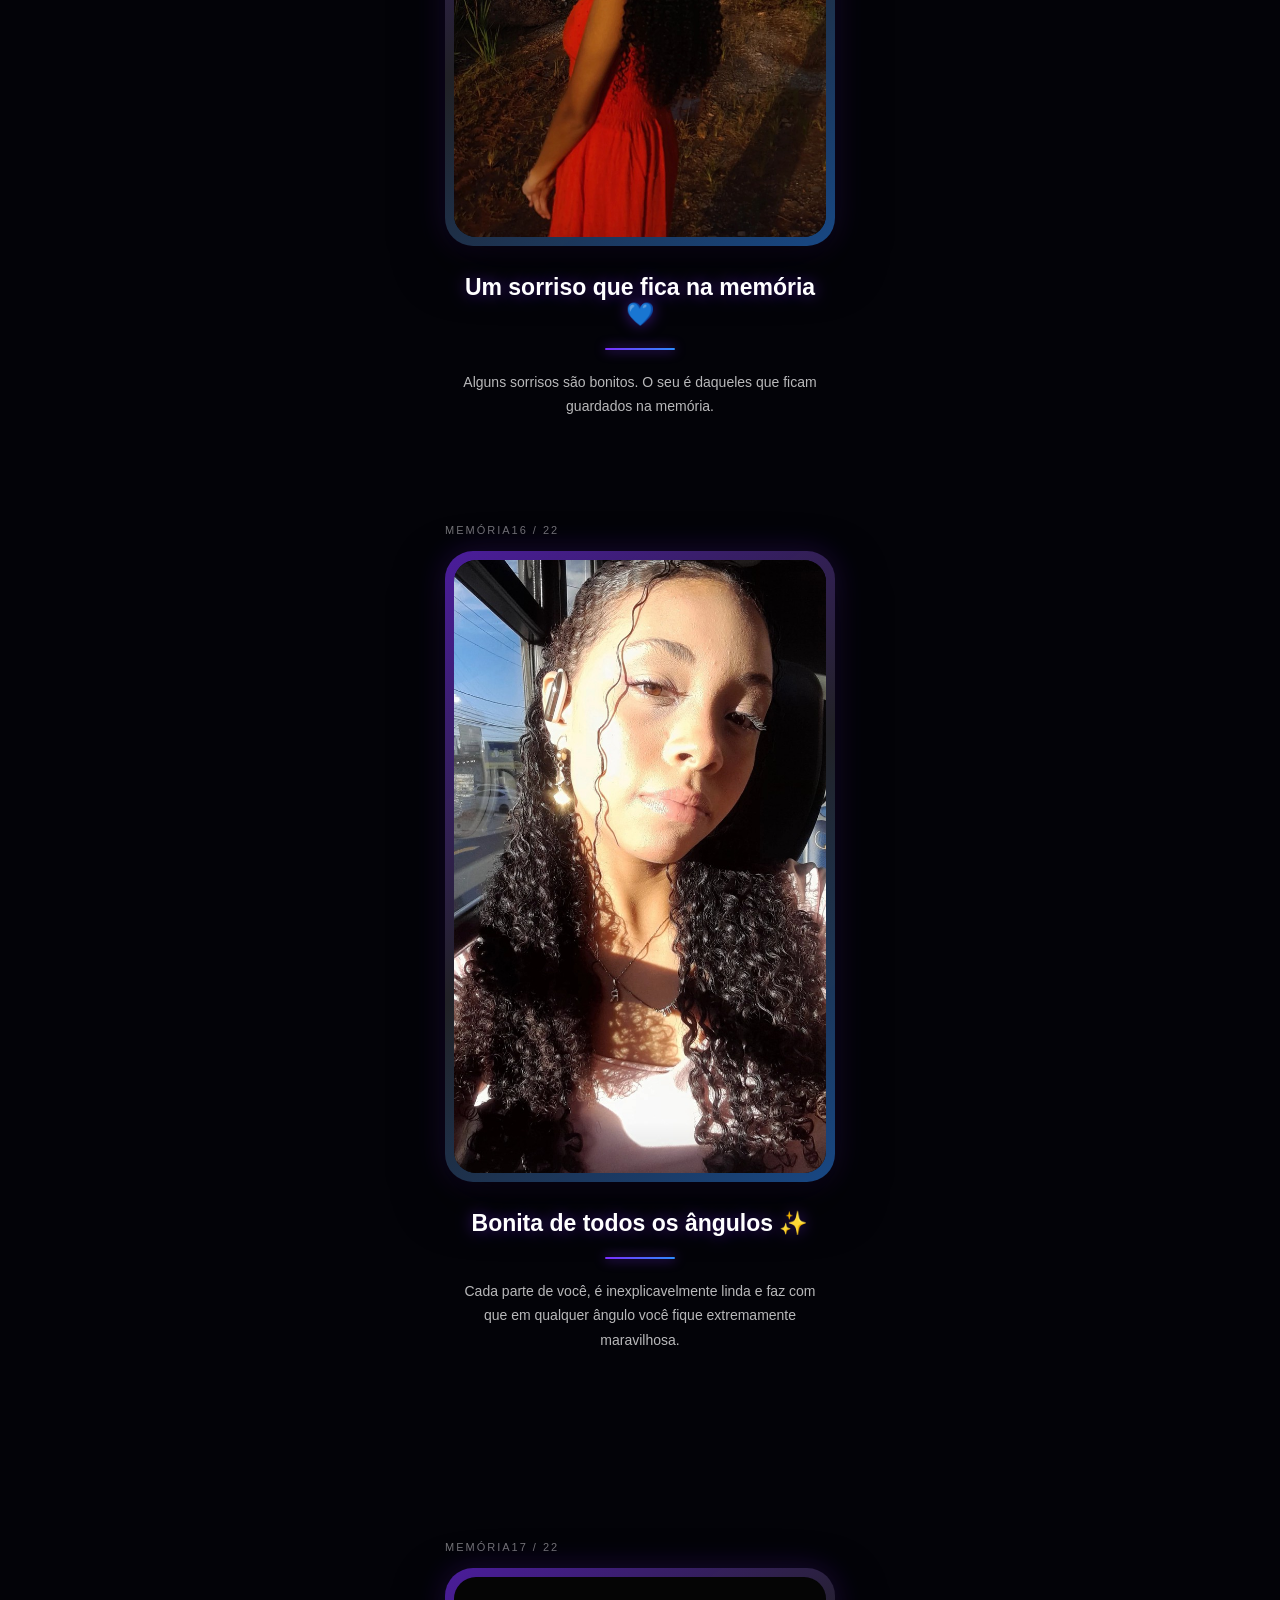
<file: fotos.html>
<!DOCTYPE html>
<html lang="pt-BR">
<head>
<meta charset="UTF-8">
<meta name="viewport" content="width=device-width, initial-scale=1.0, maximum-scale=1.0, user-scalable=no">
<title>Feliz Aniversário, Renata ❤️</title>
<meta name="theme-color" content="#030308">
<style>
* { margin:0; padding:0; box-sizing:border-box; }
html { scroll-behavior:smooth; }
body { width:100%; background:#030308; color:#fff; font-family:-apple-system,BlinkMacSystemFont,"Segoe UI",Roboto,sans-serif; overflow-x:hidden; }

/* FUNDO CINEMATOGRÁFICO */
.background { position:fixed; inset:0; z-index:0; background: radial-gradient(circle at 50% 20%, #110b2b 0%, #05030b 55%, #030308 100%); pointer-events:none; }
.background::before { content:""; position:absolute; width:330px; height:330px; top:-120px; left:-120px; border-radius:50%; background:#7B2EFF; filter:blur(130px); opacity:.35; animation:glow 8s ease-in-out infinite alternate; }
.background::after { content:""; position:absolute; width:330px; height:330px; right:-120px; bottom:-120px; border-radius:50%; background:#2D8CFF; filter:blur(130px); opacity:.3; animation:glow 8s ease-in-out infinite alternate-reverse; }
@keyframes glow { from { transform:scale(1); opacity:.25; } to { transform:scale(1.25); opacity:.45; } }

/* CHUVA DE ELOGIOS */
#falling { position:fixed; inset:0; z-index:1; pointer-events:none; overflow:hidden; }
.falling-item { position:absolute; top:-50px; white-space:nowrap; font-weight:700; color:#fff; opacity:0; text-shadow: 0 0 10px #fff, 0 0 22px #7B2EFF, 0 0 35px #2D8CFF; animation:fall linear forwards; }
@keyframes fall { 0% { transform: translateY(-50px) rotate(0deg); opacity:0; } 15% { opacity:.65; } 85% { opacity:.45; } 100% { transform: translate(var(--side), 110vh) rotate(var(--rotation)); opacity:0; } }

main { position:relative; z-index:3; }

/* CABEÇALHO & SEÇÕES */
.intro { min-height:100vh; padding:45px 22px; display:flex; flex-direction:column; align-items:center; justify-content:center; text-align:center; }
.intro-heart { font-size:55px; margin-bottom:20px; filter: drop-shadow(0 0 15px #7B2EFF); animation:pulse 2s infinite; }
@keyframes pulse { 50% { transform:scale(1.12); } }
.intro h1 { font-size:30px; line-height:1.15; margin-bottom:15px; background: linear-gradient(90deg, #fff, #c99cff, #fff); -webkit-background-clip:text; color:transparent; }
.intro p { max-width:320px; font-size:15px; line-height:1.7; color:rgba(255,255,255,.7); }
.scroll-hint { margin-top:35px; color:#b98cff; font-size:12px; letter-spacing:1px; animation:breathe 2s infinite; }
@keyframes breathe { 50% { opacity:.45; transform:translateY(5px); } }

/* MEMÓRIAS */
.memory { min-height:100vh; padding:35px 18px 70px; display:flex; flex-direction:column; justify-content:center; align-items:center; text-align:center; }
.number { width:100%; max-width:390px; display:flex; justify-space-between; align-items:center; margin-bottom:15px; font-size:11px; letter-spacing:2px; color:rgba(255,255,255,.45); }
.photo-box { width:100%; max-width:390px; min-height:430px; padding:9px; display:flex; align-items:center; justify-content:center; border-radius:28px; background: linear-gradient(145deg, rgba(123,46,255,.6), rgba(255,255,255,.12), rgba(45,140,255,.5)); box-shadow: 0 20px 50px rgba(0,0,0,.7), 0 0 30px rgba(123,46,255,.22); }
.photo-inner { width:100%; height:100%; min-height:412px; display:flex; align-items:center; justify-content:center; overflow:hidden; border-radius:22px; background:#050505; }
.photo-inner img { width:100%; height:100%; max-height:70vh; object-fit:contain; object-position:center; display:block; transition: transform .8s ease, opacity .8s ease; }

.memory-text { width:100%; max-width:380px; margin-top:28px; padding:0 10px; }
.memory-text h2 { font-size:23px; margin-bottom:12px; color:#fff; text-shadow: 0 0 15px rgba(123,46,255,.5); }
.memory-text p { font-size:14px; line-height:1.75; color:rgba(255,255,255,.72); }
.divider { width:70px; height:2px; margin:20px auto; border-radius:10px; background: linear-gradient(90deg, #7B2EFF, #2D8CFF); box-shadow: 0 0 12px #7B2EFF; }

/* PRÓXIMA PÁGINA */
.next-area { min-height:100vh; padding:40px 25px; display:flex; flex-direction:column; align-items:center; justify-content:center; text-align:center; }
.next-area h2 { font-size:26px; margin-bottom:15px; }
.next-area p { max-width:320px; color:rgba(255,255,255,.65); line-height:1.6; margin-bottom:30px; }
.next-button { display:inline-flex; align-items:center; justify-content:center; min-width:220px; padding:15px 25px; border:1px solid rgba(255,255,255,.2); border-radius:50px; background: linear-gradient(90deg, #7B2EFF, #5d38ff); color:#fff; text-decoration:none; font-size:14px; font-weight:700; box-shadow: 0 0 20px rgba(123,46,255,.45); transition: transform .25s ease, box-shadow .25s ease; }
.next-button:active { transform:scale(.94); box-shadow: 0 0 35px rgba(123,46,255,.8); }

footer { padding:30px; text-align:center; color:rgba(255,255,255,.3); font-size:11px; }

.reveal { opacity:0; transform: translateY(35px); transition: opacity .9s ease, transform .9s ease; }
.reveal.show { opacity:1; transform: translateY(0); }

@media(max-width:380px){
    .intro h1 { font-size:26px; }
    .photo-box { min-height:370px; }
    .photo-inner { min-height:352px; }
    .memory-text h2 { font-size:20px; }
}
</style>
</head>
<body>

<div class="background"></div>
<div id="falling"></div>

<main>

<section class="intro">
    <div class="intro-heart">❤️</div>
    <h1>Algumas memórias<br>especiais...</h1>
    <p>Cada fotografia guarda um momento, mas algumas pessoas conseguem transformar momentos simples em lembranças inesquecíveis.</p>
    <div class="scroll-hint">DESLIZE PARA COMEÇAR ↓</div>
</section>

<section class="memory reveal">
    <div class="number"><span>MEMÓRIA</span><span>01 / 22</span></div>
    <div class="photo-box"><div class="photo-inner"><img src="Fotos/foto1.jpg" alt="Memória 1"></div></div>
    <div class="memory-text">
        <h2>Um sorriso impossível de esquecer ❤️</h2>
        <div class="divider"></div>
        <p>Seu sorriso tem aquele jeito especial de deixar qualquer momento mais bonito. E seus olhos conseguem chamar atenção sem precisar dizer absolutamente nada.</p>
    </div>
</section>

<section class="memory reveal">
    <div class="number"><span>MEMÓRIA</span><span>02 / 22</span></div>
    <div class="photo-box"><div class="photo-inner"><img src="Fotos/foto2.jpg" alt="Memória 2"></div></div>
    <div class="memory-text">
        <h2>Seu olhar diz tudo ✨</h2>
        <div class="divider"></div>
        <p>Seus olhos são uma das coisas mais bonitas em você, mas seu sorriso, seu cabelo, suas curvas e sua beleza inteira conseguem deixar tudo ainda mais especial.</p>
    </div>
</section>

<section class="memory reveal">
    <div class="number"><span>MEMÓRIA</span><span>03 / 22</span></div>
    <div class="photo-box"><div class="photo-inner"><img src="Fotos/foto3.jpg" alt="Memória 3"></div></div>
    <div class="memory-text">
        <h2>Beleza em cada detalhe 💜</h2>
        <div class="divider"></div>
        <p>É impossível não reparar no seu cabelo, no seu sorriso, no brilho dos seus olhos e em cada detalhe que faz você ser simplesmente linda.</p>
    </div>
</section>

<section class="memory reveal">
    <div class="number"><span>MEMÓRIA</span><span>04 / 22</span></div>
    <div class="photo-box"><div class="photo-inner"><img src="Fotos/foto4.jpg" alt="Memória 4"></div></div>
    <div class="memory-text">
        <h2>Simplesmente você ❤️</h2>
        <div class="divider"></div>
        <p>Talvez você nem perceba, mas existe uma beleza especial em você. Na sua alegria, no seu jeito de me encarar, no seus cachos deslumbrantes, no seu corpo hipnotizante e principalmente no conjunto de tudo isso.</p>
    </div>
</section>

<section class="memory reveal">
    <div class="number"><span>MEMÓRIA</span><span>05 / 22</span></div>
    <div class="photo-box"><div class="photo-inner"><img src="Fotos/foto5.jpg" alt="Memória 5"></div></div>
    <div class="memory-text">
        <h2>Um momento, mil sentimentos 💙</h2>
        <div class="divider"></div>
        <p>Seu sorriso ilumina qualquer lugar, seus olhos prendem a atenção e sua beleza aparece até nos momentos mais simples.</p>
    </div>
</section>

<section class="memory reveal">
    <div class="number"><span>MEMÓRIA</span><span>06 / 22</span></div>
    <div class="photo-box"><div class="photo-inner"><img src="Fotos/foto6.jpg" alt="Memória 6"></div></div>
    <div class="memory-text">
        <h2>Linda sem esforço ✨</h2>
        <div class="divider"></div>
        <p>Tem gente que precisa tentar ser bonita. Você simplesmente é. Seu jeito de ser, o seus olhar brilhante e cheio de vida, a sua risada contagiante, sua personalidade inabalável e sua beleza natural fazem toda diferença.</p>
    </div>
</section>

<section class="memory reveal">
    <div class="number"><span>MEMÓRIA</span><span>07 / 22</span></div>
    <div class="photo-box"><div class="photo-inner"><img src="Fotos/foto7.jpg" alt="Memória 7"></div></div>
    <div class="memory-text">
        <h2>Seu sorriso é especial ❤️</h2>
        <div class="divider"></div>
        <p>Entre tantas coisas bonitas em você, seu sorriso sempre encontra um jeito de se destacar. E seus olhos deixam tudo ainda mais lindo.</p>
    </div>
</section>

<section class="memory reveal">
    <div class="number"><span>MEMÓRIA</span><span>08 / 22</span></div>
    <div class="photo-box"><div class="photo-inner"><img src="Fotos/foto8.jpg" alt="Memória 8"></div></div>
    <div class="memory-text">
        <h2>Cada detalhe importa 💜</h2>
        <div class="divider"></div>
        <p>O jeito de você me cativar, o brilho radiante dos seus olhos ao entrarem em contato com a luz do sol, sua expressão de felicidade, seu corpo escutiral e seu caráter fazem de você alguém impossível de ignorar.</p>
    </div>
</section>

<section class="memory reveal">
    <div class="number"><span>MEMÓRIA</span><span>09 / 22</span></div>
    <div class="photo-box"><div class="photo-inner"><img src="Fotos/foto9.jpg" alt="Memória 9"></div></div>
    <div class="memory-text">
        <h2>Uma beleza que permanece ✨</h2>
        <div class="divider"></div>
        <p>Fotos passam, momentos mudam, mas aquele seu jeito de sorrir pra mim, aqueles olhos marcantes ao me olhar e essa extravagância continuam sendo impossíveis de esquecer.</p>
    </div>
</section>

<section class="memory reveal">
    <div class="number"><span>MEMÓRIA</span><span>10 / 22</span></div>
    <div class="photo-box"><div class="photo-inner"><img src="Fotos/foto10.jpg" alt="Memória 10"></div></div>
    <div class="memory-text">
        <h2>Você é incrível ❤️</h2>
        <div class="divider"></div>
        <p>Seu olhar, seu sorriso, seu cabelo, suas curvas e toda a sua beleza fazem qualquer lembrança ficar ainda mais especial.</p>
    </div>
</section>

<section class="memory reveal">
    <div class="number"><span>MEMÓRIA</span><span>11 / 22</span></div>
    <div class="photo-box"><div class="photo-inner"><img src="Fotos/foto11.jpg" alt="Memória 11"></div></div>
    <div class="memory-text">
        <h2>Mais uma lembrança linda 💙</h2>
        <div class="divider"></div>
        <p>Porque quando a pessoa é bonita por inteiro, qualquer fotografia acaba se tornando especial.</p>
    </div>
</section>

<section class="memory reveal">
    <div class="number"><span>MEMÓRIA</span><span>12 / 22</span></div>
    <div class="photo-box"><div class="photo-inner"><img src="Fotos/foto12.jpg" alt="Memória 12"></div></div>
    <div class="memory-text">
        <h2>Seu brilho é diferente ✨</h2>
        <div class="divider"></div>
        <p>Você é uma mulher magnífica, uma mulher encantadora, uma mulher forte e inteligente e você sendo perfeita dessa maneira faz com que tenha um jeito único de chamar atenção.</p>
    </div>
</section>

<section class="memory reveal">
    <div class="number"><span>MEMÓRIA</span><span>13 / 22</span></div>
    <div class="photo-box"><div class="photo-inner"><img src="Fotos/foto13.jpg" alt="Memória 13"></div></div>
    <div class="memory-text">
        <h2>Impossível não admirar ❤️</h2>
        <div class="divider"></div>
        <p>É o conjunto: Olhinhos reluzents e brilhantes, um sorriso alegre e cheio de vida, um cabelo que me faz viajar por cada mecha, um coração impecável e puro e toda essa pessoa incrível wue você é, que faz você ser simplesmente você.</p>
    </div>
</section>

<section class="memory reveal">
    <div class="number"><span>MEMÓRIA</span><span>14 / 22</span></div>
    <div class="photo-box"><div class="photo-inner"><img src="Fotos/foto14.jpg" alt="Memória 14"></div></div>
    <div class="memory-text">
        <h2>Um encanto em forma de pessoa 💜</h2>
        <div class="divider"></div>
        <p>Cada detalhe seu tem seu próprio encanto, mas quando todos se juntam, o resultado é uma beleza impossível de não admirar.</p>
    </div>
</section>

<section class="memory reveal">
    <div class="number"><span>MEMÓRIA</span><span>15 / 22</span></div>
    <div class="photo-box"><div class="photo-inner"><img src="Fotos/foto15.jpg" alt="Memória 15"></div></div>
    <div class="memory-text">
        <h2>Um sorriso que fica na memória 💙</h2>
        <div class="divider"></div>
        <p>Alguns sorrisos são bonitos. O seu é daqueles que ficam guardados na memória.</p>
    </div>
</section>

<section class="memory reveal">
    <div class="number"><span>MEMÓRIA</span><span>16 / 22</span></div>
    <div class="photo-box"><div class="photo-inner"><img src="Fotos/foto16.jpg" alt="Memória 16"></div></div>
    <div class="memory-text">
        <h2>Bonita de todos os ângulos ✨</h2>
        <div class="divider"></div>
        <p>Cada parte de você, é inexplicavelmente linda e faz com que em qualquer ângulo você fique extremamente maravilhosa.</p>
    </div>
</section>

<section class="memory reveal">
    <div class="number"><span>MEMÓRIA</span><span>17 / 22</span></div>
    <div class="photo-box"><div class="photo-inner"><img src="Fotos/foto17.jpg" alt="Memória 17"></div></div>
    <div class="memory-text">
        <h2>Uma pessoa inesquecível ❤️</h2>
        <div class="divider"></div>
        <p>Existem pessoas que passam pela nossa vida. E existem aquelas que deixam memórias bonitas. Você é uma delas.</p>
    </div>
</section>

<section class="memory reveal">
    <div class="number"><span>MEMÓRIA</span><span>18 / 22</span></div>
    <div class="photo-box"><div class="photo-inner"><img src="Fotos/foto18.jpg" alt="Memória 18"></div></div>
    <div class="memory-text">
        <h2>Seu olhar é único 💜</h2>
        <div class="divider"></div>
        <p>Seus olhos têm uma presença única, e junto do seu sorriso, do seu cabelo e da sua beleza, fazem você ser ainda mais especial.</p>
    </div>
</section>

<section class="memory reveal">
    <div class="number"><span>MEMÓRIA</span><span>19 / 22</span></div>
    <div class="photo-box"><div class="photo-inner"><img src="Fotos/foto19.jpg" alt="Memória 19"></div></div>
    <div class="memory-text">
        <h2>Uma beleza que fala sozinha ✨</h2>
        <div class="divider"></div>
        <p>Você não precisa fazer nada para ser bonita. A sua existência já é a prova de que a perfeição existe. Sua beleza natural já diz tudo.</p>
    </div>
</section>

<section class="memory reveal">
    <div class="number"><span>MEMÓRIA</span><span>20 / 22</span></div>
    <div class="photo-box"><div class="photo-inner"><img src="Fotos/foto20.jpg" alt="Memória 20"></div></div>
    <div class="memory-text">
        <h2>Quase no fim... ❤️</h2>
        <div class="divider"></div>
        <p>E ainda existem tantos detalhes para admirar, não consigo passar um segundo sem reparar na sua extravagância.</p>
    </div>
</section>

<section class="memory reveal">
    <div class="number"><span>MEMÓRIA</span><span>21 / 22</span></div>
    <div class="photo-box"><div class="photo-inner"><img src="Fotos/foto21.jpg" alt="Memória 21"></div></div>
    <div class="memory-text">
        <h2>Mais uma para guardar 💙</h2>
        <div class="divider"></div>
        <p>Que essa lembrança fique guardada junto de todas as outras coisas bonitas que tornam você tão especial.</p>
    </div>
</section>

<section class="memory reveal">
    <div class="number"><span>ÚLTIMA MEMÓRIA</span><span>22 / 22</span></div>
    <div class="photo-box"><div class="photo-inner"><img src="Fotos/foto22.jpg" alt="Memória 22"></div></div>
    <div class="memory-text">
        <h2>E essas memórias são só o começo... ❤️</h2>
        <div class="divider"></div>
        <p>Porque ainda existem muitas coisas lindas esperando para serem vividas. E essa surpresa ainda está apenas começando.</p>
    </div>
</section>

<section class="next-area">
    <div class="intro-heart">🧩</div>
    <h2>Agora vem uma surpresa...</h2>
    <p>Uma lembrança especial foi transformada em um pequeno desafio. Será que você consegue montar?</p>
    <a class="next-button" href="quebra-cabeca.html">Montar nosso quebra-cabeça ❤️</a>
</section>

<footer>Feito com carinho para Renata ❤️</footer>

</main>

<script>
const falling = document.getElementById("falling");
const words = ["meu bem","amor","vida","linda","princesa","benzinho","mozão","amorzin","meu amor","mor"];
const emojis = ["❤️","💜","💙","🤍","✨","💕"];

function createFalling(){
    const item = document.createElement("span");
    item.className = "falling-item";
    const emoji = Math.random() < .5;
    item.textContent = emoji ? emojis[Math.floor(Math.random() * emojis.length)] : words[Math.floor(Math.random() * words.length)];
    item.style.left = Math.random() * 90 + 5 + "%";
    item.style.fontSize = (emoji ? 20 + Math.random()*10 : 12 + Math.random()*7) + "px";
    item.style.animationDuration = (5 + Math.random()*5) + "s";
    item.style.setProperty("--side", (-60 + Math.random()*120) + "px");
    item.style.setProperty("--rotation", (-40 + Math.random()*80) + "deg");
    falling.appendChild(item);
    setTimeout(() => item.remove(), 10000);
}
setInterval(createFalling, 450);

const sections = document.querySelectorAll(".reveal");
const observer = new IntersectionObserver(entries => {
    entries.forEach(entry => {
        if(entry.isIntersecting){ entry.target.classList.add("show"); }
    });
}, { threshold:.18 });

sections.forEach(section => { observer.observe(section); });
</script>
</body>
  </html>
</file>
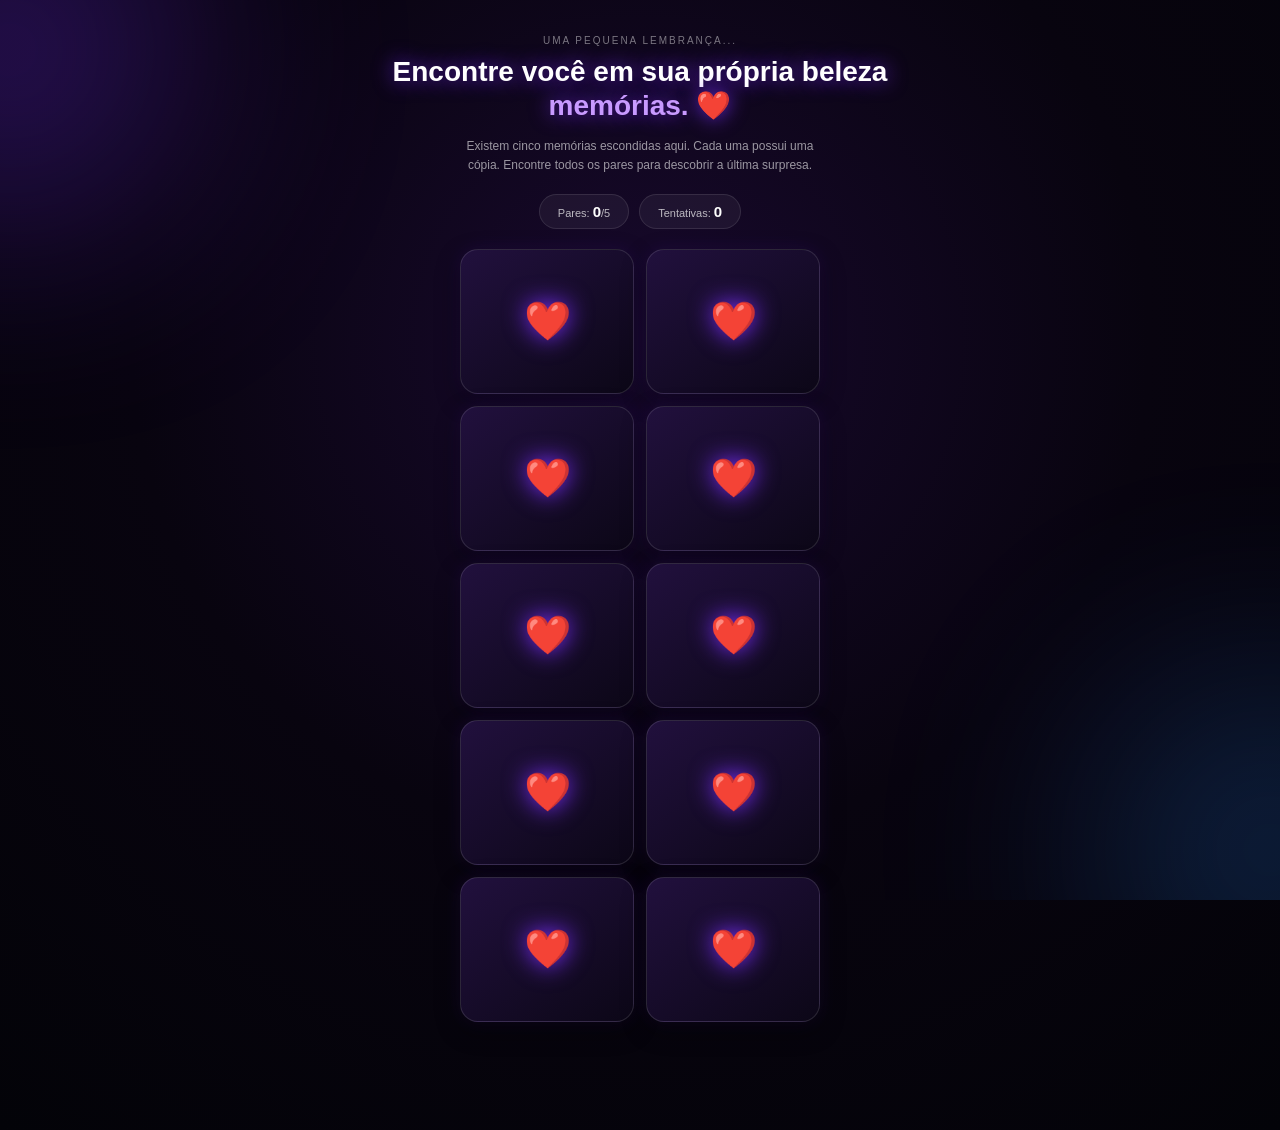
<file: memoria.html>
<!DOCTYPE html>
<html lang="pt-BR">

<head>

<meta charset="UTF-8">

<meta name="viewport"
content="width=device-width,initial-scale=1.0,maximum-scale=1.0,user-scalable=no">

<title>Memórias ❤️</title>

<meta name="theme-color" content="#030308">

<style>

*{
margin:0;
padding:0;
box-sizing:border-box;
}

html,body{
width:100%;
min-height:100%;
background:#030308;
color:#fff;
font-family:-apple-system,BlinkMacSystemFont,"Segoe UI",Roboto,sans-serif;
overflow-x:hidden;
}

body{
background:
radial-gradient(circle at 50% 30%,#18092d 0%,#08040f 50%,#030308 100%);
}

/* FUNDO */

.background{
position:fixed;
inset:0;
z-index:0;
overflow:hidden;
pointer-events:none;
}

.background:before,
.background:after{
content:"";
position:absolute;
width:340px;
height:340px;
border-radius:50%;
filter:blur(120px);
}

.background:before{
top:-120px;
left:-160px;
background:#7B2EFF;
opacity:.35;
}

.background:after{
right:-160px;
bottom:-120px;
background:#2D8CFF;
opacity:.25;
}

/* CHUVA */

#falling{
position:fixed;
inset:0;
z-index:1;
pointer-events:none;
overflow:hidden;
}

.fall{
position:absolute;
top:-50px;
font-weight:700;
color:rgba(255,255,255,.38);
text-shadow:0 0 14px #7B2EFF;
animation:fall linear forwards;
}

@keyframes fall{

0%{
transform:translateY(-50px);
opacity:0;
}

15%{
opacity:.6;
}

100%{
transform:translate(var(--x),110vh) rotate(var(--r));
opacity:0;
}

}

/* CONTEÚDO */

main{
position:relative;
z-index:5;
width:100%;
min-height:100vh;
padding:35px 15px 55px;
text-align:center;
}

.subtitle{
font-size:10px;
letter-spacing:2px;
text-transform:uppercase;
color:rgba(255,255,255,.45);
margin-bottom:9px;
}

h1{
font-size:28px;
line-height:1.2;
text-shadow:0 0 20px rgba(123,46,255,.8);
}

h1 span{
color:#c89aff;
}

/* EXPLICAÇÃO */

.instructions{
width:min(350px,92vw);
margin:15px auto 18px;
font-size:12px;
line-height:1.6;
color:rgba(255,255,255,.58);
}

/* CONTADOR */

.score{
display:flex;
justify-content:center;
align-items:center;
gap:10px;
margin-bottom:20px;
}

.score-box{
padding:8px 18px;
border-radius:20px;
background:rgba(255,255,255,.05);
border:1px solid rgba(255,255,255,.1);
font-size:11px;
color:rgba(255,255,255,.7);
}

.score-box strong{
color:#fff;
font-size:15px;
}

/* TABULEIRO */

.game{
width:min(360px,94vw);
margin:auto;
display:grid;
grid-template-columns:repeat(2,1fr);
gap:12px;
perspective:1000px;
}

/* CARTA */

.card{
height:145px;
position:relative;
cursor:pointer;
perspective:900px;
-webkit-tap-highlight-color:transparent;
}

.card-inner{
position:absolute;
inset:0;
transition:transform .55s ease;
transform-style:preserve-3d;
}

.card.flipped .card-inner,
.card.matched .card-inner{
transform:rotateY(180deg);
}

.face{
position:absolute;
inset:0;
border-radius:18px;
backface-visibility:hidden;
-webkit-backface-visibility:hidden;
overflow:hidden;
}

.back{
display:flex;
align-items:center;
justify-content:center;
background:
linear-gradient(145deg,#21103d,#0c0717);
border:1px solid rgba(255,255,255,.12);
box-shadow:
0 8px 25px rgba(0,0,0,.45),
0 0 18px rgba(123,46,255,.12);
}

.back-heart{
font-size:38px;
filter:drop-shadow(0 0 12px #7B2EFF);
animation:smallBeat 1.8s infinite;
}

@keyframes smallBeat{

0%,100%{
transform:scale(1);
}

50%{
transform:scale(1.08);
}

}

.front{
transform:rotateY(180deg);
background:#08050d;
border:1px solid rgba(255,255,255,.15);
}

.front img{
width:100%;
height:100%;
object-fit:cover;
object-position:center;
display:block;
}

/* CARTA ACERTADA */

.card.matched .front{
box-shadow:
0 0 15px rgba(123,46,255,.7),
0 0 35px rgba(45,140,255,.3);
}

/* CORAÇÕES DO ACERTO */

.heart-pop{
position:fixed;
z-index:30;
pointer-events:none;
font-size:22px;
animation:pop 1s ease-out forwards;
}

@keyframes pop{

0%{
transform:translate(-50%,-50%) scale(.5);
opacity:0;
}

15%{
opacity:1;
}

100%{
transform:
translate(
calc(-50% + var(--x)),
calc(-50% + var(--y))
)
scale(.8);
opacity:0;
}

}

/* FRASE */

#phrase{
width:min(350px,92vw);
min-height:35px;
margin:18px auto 0;
font-size:13px;
font-weight:600;
color:#d9baff;
text-shadow:0 0 12px rgba(123,46,255,.6);
opacity:0;
transform:translateY(8px);
transition:.4s;
}

#phrase.show{
opacity:1;
transform:translateY(0);
}

/* FINAL */

#complete{
display:none;
width:min(360px,92vw);
margin:28px auto 0;
padding:25px 18px;
border-radius:25px;
background:rgba(123,46,255,.08);
border:1px solid rgba(255,255,255,.12);
box-shadow:0 0 30px rgba(123,46,255,.12);
animation:appear .8s ease;
}

@keyframes appear{

from{
opacity:0;
transform:translateY(20px) scale(.96);
}

to{
opacity:1;
transform:none;
}

}

.complete-heart{
font-size:42px;
display:block;
margin-bottom:10px;
filter:drop-shadow(0 0 15px #7B2EFF);
}

#complete h2{
font-size:22px;
margin-bottom:10px;
}

#complete p{
font-size:13px;
line-height:1.7;
color:rgba(255,255,255,.7);
}

.next{
display:inline-block;
margin-top:20px;
padding:13px 25px;
border-radius:25px;
background:linear-gradient(90deg,#7B2EFF,#5830b9);
border:1px solid rgba(255,255,255,.15);
color:#fff;
text-decoration:none;
font-size:12px;
font-weight:700;
box-shadow:0 0 20px rgba(123,46,255,.3);
}

/* CELULARES PEQUENOS */

@media(max-width:360px){

main{
padding-top:28px;
}

h1{
font-size:24px;
}

.game{
gap:9px;
}

.card{
height:125px;
}

}

</style>

</head>

<body>

<div class="background"></div>

<div id="falling"></div>

<main>

<p class="subtitle">
Uma pequena lembrança...
</p>

<h1>
Encontre você em sua própria beleza<br>
<span>memórias. ❤️</span>
</h1>

<p class="instructions">
Existem cinco memórias escondidas aqui.
Cada uma possui uma cópia.
Encontre todos os pares para descobrir a última surpresa.
</p>

<div class="score">

<div class="score-box">
Pares:
<strong id="pairs">0</strong>/5
</div>

<div class="score-box">
Tentativas:
<strong id="attempts">0</strong>
</div>

</div>

<div id="game" class="game"></div>

<div id="phrase"></div>

<section id="complete">

<span class="complete-heart">
❤️
</span>

<h2>
Você encontrou todas! ✨
</h2>

<p>
Cinco pares encontrados, mas algumas memórias são
impossíveis de guardar em uma carta.
Elas ficam justamente onde nenhuma tela consegue alcançar:
na lembrança.
</p>

<a class="next" href="final.html">
Última surpresa ❤️
</a>

</section>

</main>

<script>

/* =========================
   FOTOS
========================= */

const photos=[
"Fotos/foto1.jpg",
"Fotos/foto2.jpg",
"Fotos/foto3.jpg",
"Fotos/foto4.jpg",
"Fotos/foto5.jpg"
];

/* =========================
   FRASES
========================= */

const phrases=[
"Um sorriso capaz de deixar qualquer momento mais bonito. ✨",

"Tem coisas que a câmera registra, mas só a memória consegue guardar. ❤️",

"Seu jeito transforma momentos simples em lembranças especiais.",

"Algumas memórias ficam bonitas justamente porque aconteceram com você.",

"Entre tantos detalhes, sempre existe alguma coisa sua que chama atenção. 💜"
];

/* =========================
   CRIAÇÃO DAS CARTAS
========================= */

let cards=[...photos,...photos];

cards.sort(()=>{
return Math.random()-.5;
});

const game=document.getElementById("game");
const pairsElement=document.getElementById("pairs");
const attemptsElement=document.getElementById("attempts");
const phrase=document.getElementById("phrase");
const complete=document.getElementById("complete");

let first=null;
let second=null;
let locked=false;
let pairs=0;
let attempts=0;

cards.forEach(function(src,index){

const card=document.createElement("div");

card.className="card";

card.dataset.image=src;

card.innerHTML=`

<div class="card-inner">

<div class="face back">
<span class="back-heart">❤️</span>
</div>

<div class="face front">
<img src="${src}" alt="Memória ${index+1}">
</div>

</div>

`;

card.addEventListener("click",function(){

if(
locked ||
card===first ||
card.classList.contains("matched")
){
return;
}

card.classList.add("flipped");

if(!first){

first=card;

return;

}

second=card;

locked=true;

attempts++;

attemptsElement.textContent=attempts;

checkMatch();

});

game.appendChild(card);

});

/* =========================
   VERIFICAR PAR
========================= */

function checkMatch(){

const match=first.dataset.image===second.dataset.image;

if(match){

first.classList.add("matched");
second.classList.add("matched");

pairs++;

pairsElement.textContent=pairs;

showPhrase();

popHearts();

setTimeout(function(){

first=null;
second=null;
locked=false;

if(pairs===5){
finishGame();
}

},700);

}else{

setTimeout(function(){

first.classList.remove("flipped");
second.classList.remove("flipped");

first=null;
second=null;
locked=false;

},900);

}

}

/* =========================
   FRASES
========================= */

function showPhrase(){

phrase.classList.remove("show");

setTimeout(function(){

phrase.textContent=
phrases[(pairs-1)%phrases.length];

phrase.classList.add("show");

},100);

}

/* =========================
   CORAÇÕES
========================= */

function popHearts(){

for(let i=0;i<14;i++){

const heart=document.createElement("span");

heart.className="heart-pop";

heart.textContent=
["❤️","💜","💙","🤍","💕"][Math.floor(Math.random()*5)];

heart.style.left="50%";
heart.style.top="45%";

const angle=Math.random()*Math.PI*2;
const distance=70+Math.random()*160;

heart.style.setProperty(
"--x",
Math.cos(angle)*distance+"px"
);

heart.style.setProperty(
"--y",
Math.sin(angle)*distance+"px"
);

document.body.appendChild(heart);

setTimeout(function(){
heart.remove();
},1100);

}

}

/* =========================
   FINAL DO JOGO
========================= */

function finishGame(){

setTimeout(function(){

complete.style.display="block";

complete.scrollIntoView({
behavior:"smooth",
block:"center"
});

},900);

}

/* =========================
   CHUVA
========================= */

const falling=document.getElementById("falling");

const words=[
"linda",
"especial",
"maravilhosa",
"princesa",
"meu bem",
"amor",
"vida",
"perfeita",
"encantadora",
"brilho"
];

const emojis=[
"❤️",
"💜",
"💙",
"🤍",
"💕",
"✨"
];

function createFall(){

const item=document.createElement("span");

item.className="fall";

const emoji=Math.random()<.5;

item.textContent=emoji
?emojis[Math.floor(Math.random()*emojis.length)]
:words[Math.floor(Math.random()*words.length)];

item.style.left=
(4+Math.random()*92)+"%";

item.style.fontSize=
emoji
?(18+Math.random()*9)+"px"
:(10+Math.random()*5)+"px";

item.style.animationDuration=
(6+Math.random()*4)+"s";

item.style.setProperty(
"--x",
(-50+Math.random()*100)+"px"
);

item.style.setProperty(
"--r",
(-35+Math.random()*70)+"deg"
);

falling.appendChild(item);

setTimeout(function(){
item.remove();
},11000);

}

setInterval(createFall,700);

</script>

</body>
  </html>
</file>
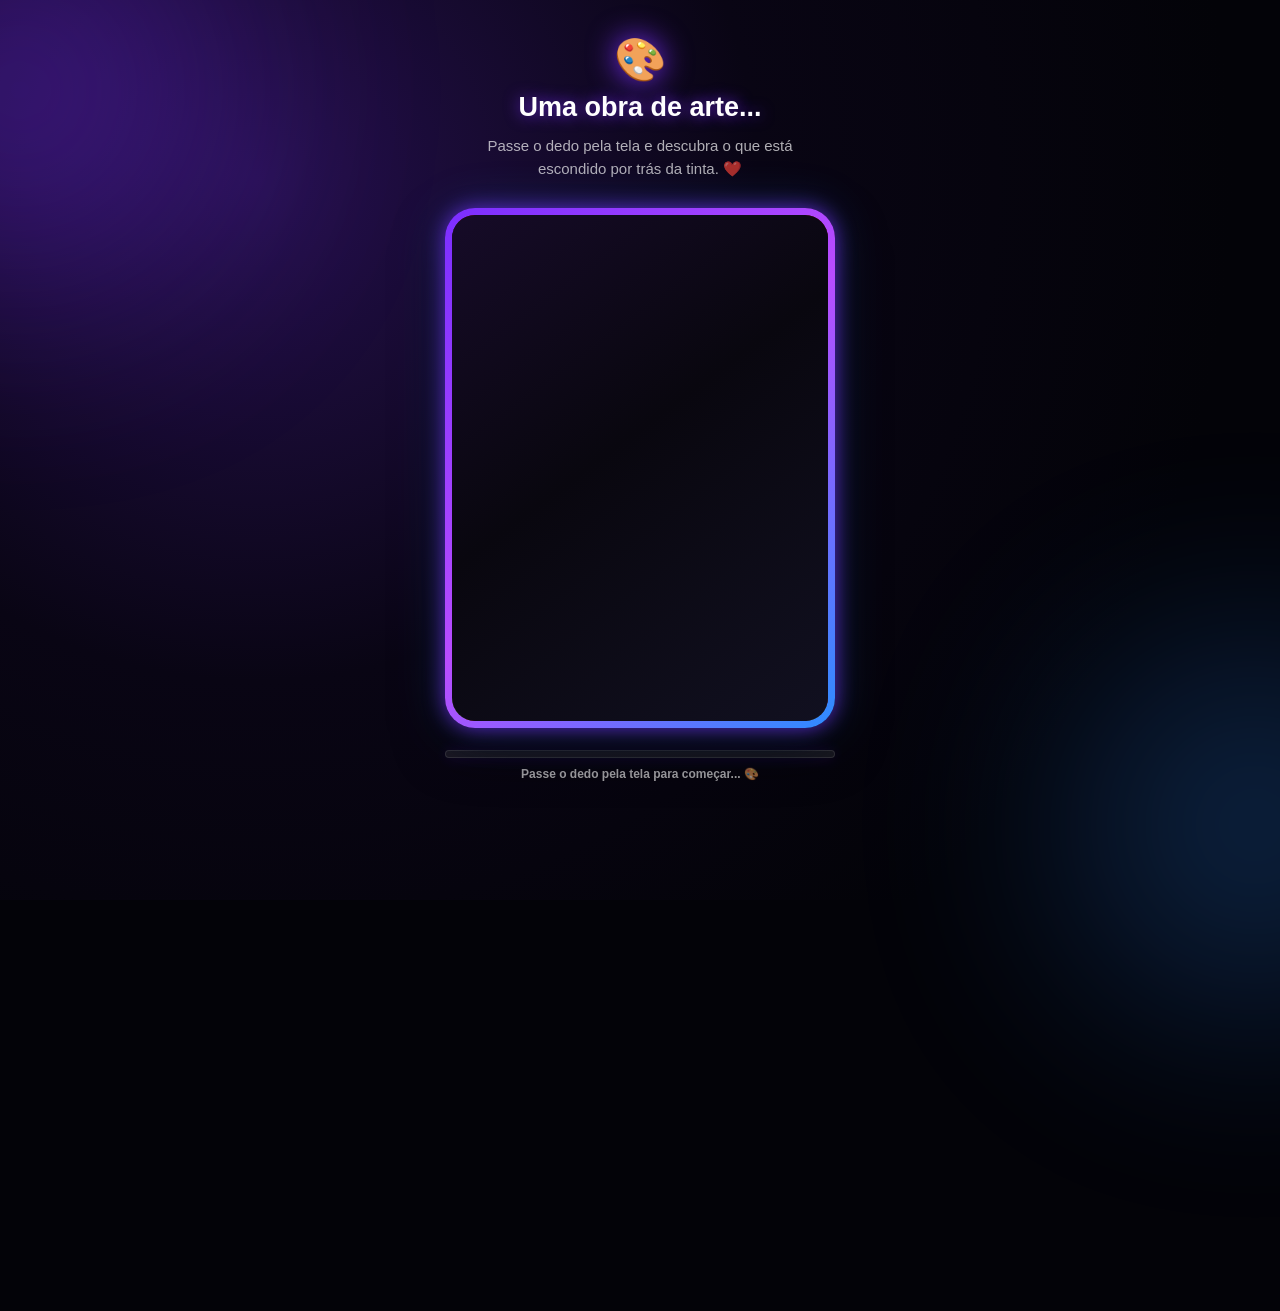
<file: pintura.html>
<!DOCTYPE html>
<html lang="pt-BR">

<head>

<meta charset="UTF-8">

<meta name="viewport"
content="width=device-width,
initial-scale=1.0,
maximum-scale=1.0,
user-scalable=no">

<title>Uma obra de arte... ❤️</title>

<meta name="theme-color" content="#030308">

<style>

/* =========================
RESET
========================= */

*{
margin:0;
padding:0;
box-sizing:border-box;
}

html{
width:100%;
min-height:100%;
background:#030308;
}

body{
width:100%;
min-height:100%;
background:#030308;
color:#fff;

font-family:
-apple-system,
BlinkMacSystemFont,
"Segoe UI",
Roboto,
sans-serif;

overflow-x:hidden;
}


/* =========================
FUNDO
========================= */

.background{
position:fixed;
inset:0;
z-index:0;

background:
radial-gradient(
circle at 20% 20%,
#25104d 0%,
#090514 40%,
#030308 78%
);
}

.background::before{
content:"";

position:absolute;

width:380px;
height:380px;

left:-170px;
top:-100px;

border-radius:50%;

background:#7B2EFF;

filter:blur(120px);

opacity:.38;
}

.background::after{
content:"";

position:absolute;

width:350px;
height:350px;

right:-150px;
bottom:-100px;

border-radius:50%;

background:#2D8CFF;

filter:blur(120px);

opacity:.28;
}


/* =========================
CHUVA
========================= */

#falling{
position:fixed;

inset:0;

pointer-events:none;

z-index:2;

overflow:hidden;
}

.falling-item{
position:absolute;

top:-60px;

white-space:nowrap;

font-weight:700;

color:rgba(255,255,255,.68);

text-shadow:
0 0 10px rgba(255,255,255,.5),
0 0 22px #7B2EFF;

animation:
falling linear forwards;
}

@keyframes falling{

0%{
transform:
translateY(-60px)
rotate(0deg);

opacity:0;
}

15%{
opacity:.75;
}

80%{
opacity:.5;
}

100%{
transform:
translate(
var(--side),
110vh
)
rotate(var(--rotation));

opacity:0;
}

}


/* =========================
PÁGINA
========================= */

.page{
position:relative;

z-index:5;

width:100%;

min-height:100vh;

padding:
35px 16px 60px;

display:flex;

flex-direction:column;

align-items:center;
}


/* =========================
TÍTULO
========================= */

.emoji-title{
font-size:42px;

margin-bottom:8px;

filter:
drop-shadow(
0 0 15px #7B2EFF
);

animation:
float 3s ease-in-out infinite;
}

@keyframes float{

0%,100%{
transform:translateY(0);
}

50%{
transform:translateY(-7px);
}

}

.title{
font-size:27px;

font-weight:800;

text-align:center;

line-height:1.15;

text-shadow:
0 0 15px rgba(123,46,255,.8);
}

.subtitle{
margin-top:12px;

max-width:330px;

text-align:center;

font-size:15px;

line-height:1.5;

color:
rgba(255,255,255,.68);
}


/* =========================
ÁREA DA PINTURA
========================= */

.paint-box{

position:relative;

width:min(390px,94vw);

aspect-ratio:3 / 4;

margin-top:28px;

padding:7px;

border-radius:30px;

background:
linear-gradient(
135deg,
#7B2EFF,
#b84cff,
#2D8CFF
);

box-shadow:
0 0 20px rgba(123,46,255,.7),
0 0 45px rgba(45,140,255,.25),
0 20px 50px rgba(0,0,0,.8);
}


/* =========================
FOTO
========================= */

.paint-photo{

position:absolute;

inset:7px;

width:calc(100% - 14px);

height:calc(100% - 14px);

object-fit:cover;

object-position:center;

border-radius:23px;

display:block;
}


/* =========================
CANVAS
========================= */

#paintCanvas{

position:absolute;

inset:7px;

width:calc(100% - 14px);

height:calc(100% - 14px);

border-radius:23px;

z-index:3;

touch-action:none;

display:block;
}


/* =========================
BRILHO
========================= */

#brushGlow{

position:absolute;

width:65px;

height:65px;

border-radius:50%;

pointer-events:none;

z-index:5;

transform:
translate(-50%,-50%);

opacity:0;

background:
radial-gradient(
circle,
rgba(255,255,255,.18),
rgba(123,46,255,.08),
transparent 70%
);

filter:blur(5px);
}


/* =========================
PROGRESSO
========================= */

.progress-area{

width:min(390px,90vw);

margin-top:22px;

text-align:center;
}

.progress-bar{

width:100%;

height:8px;

overflow:hidden;

border-radius:20px;

background:
rgba(255,255,255,.09);

border:
1px solid
rgba(255,255,255,.12);

box-shadow:
0 0 15px
rgba(123,46,255,.2);
}

#fill{

width:0%;

height:100%;

border-radius:20px;

background:
linear-gradient(
90deg,
#7B2EFF,
#b84cff,
#2D8CFF
);

box-shadow:
0 0 15px #7B2EFF,
0 0 25px #2D8CFF;

transition:
width .15s ease;
}

#progress-text{

display:block;

margin-top:9px;

font-size:12px;

font-weight:600;

color:
rgba(255,255,255,.65);

min-height:18px;
}


/* =========================
MENSAGEM FINAL
========================= */

#message{

width:min(390px,92vw);

margin-top:28px;

padding:25px 20px;

border-radius:27px;

background:
linear-gradient(
135deg,
rgba(123,46,255,.14),
rgba(45,140,255,.10)
);

border:
1px solid
rgba(255,255,255,.12);

box-shadow:
0 20px 50px
rgba(0,0,0,.55),
inset 0 0 30px
rgba(123,46,255,.06);

text-align:center;

opacity:0;

transform:
translateY(25px)
scale(.96);

pointer-events:none;

transition:
opacity .8s ease,
transform .8s ease;
}

#message.show{

opacity:1;

transform:
translateY(0)
scale(1);

pointer-events:auto;
}

.message-heart{

font-size:35px;

display:block;

margin-bottom:8px;

filter:
drop-shadow(
0 0 12px #7B2EFF
);
}

#message h2{

font-size:22px;

line-height:1.25;

margin-bottom:15px;
}

#message h2 span{

color:#c68cff;

text-shadow:
0 0 12px #7B2EFF;
}

#message p{

font-size:14px;

line-height:1.65;

color:
rgba(255,255,255,.72);

margin-top:13px;
}

.highlight{

color:#fff;

font-weight:700;
}


/* =========================
BOTÃO
========================= */

.next-button{

display:inline-block;

margin-top:22px;

padding:14px 28px;

border-radius:30px;

background:
linear-gradient(
90deg,
#7B2EFF,
#6930ff,
#2D8CFF
);

color:#fff;

text-decoration:none;

font-size:14px;

font-weight:800;

box-shadow:
0 0 18px
rgba(123,46,255,.55);

transition:
transform .2s ease;
}

.next-button:active{

transform:scale(.95);
}


/* =========================
TELAS PEQUENAS
========================= */

@media(max-width:360px){

.page{
padding-top:25px;
}

.emoji-title{
font-size:34px;
}

.title{
font-size:23px;
}

.subtitle{
font-size:13px;
}

.paint-box{
margin-top:22px;
}

#message{
padding:20px 16px;
}

}


/* =========================
REDUÇÃO DE MOVIMENTO
========================= */

@media(prefers-reduced-motion:reduce){

*{
animation:none !important;
transition:none !important;
}

}

</style>

</head>


<body>


<!-- =========================
FUNDO
========================= -->

<div class="background"></div>


<!-- =========================
CHUVA
========================= -->

<div id="falling"></div>


<!-- =========================
CONTEÚDO
========================= -->

<main class="page">


<div class="emoji-title">
🎨
</div>


<h1 class="title">
Uma obra de arte...
</h1>


<p class="subtitle">
Passe o dedo pela tela e descubra
o que está escondido por trás da tinta. ❤️
</p>


<!-- =========================
PINTURA
========================= -->

<div
class="paint-box"
id="paintArea">

<img
class="paint-photo"
src="Fotos/foto12.jpg"
alt="Memória especial">


<canvas
id="paintCanvas">
</canvas>


<div
id="brushGlow">
</div>

</div>


<!-- =========================
BARRA
========================= -->

<div class="progress-area">

<div class="progress-bar">

<div id="fill">
</div>

</div>


<span id="progress-text">

Passe o dedo pela tela para começar... 🎨

</span>

</div>


<!-- =========================
MENSAGEM FINAL
========================= -->

<section id="message">


<span class="message-heart">
❤️
</span>


<h2>

Você acabou de revelar
uma obra de arte.

<span>❤️</span>

</h2>


<p>
Mas pensando bem...
</p>


<p>

Talvez a verdadeira obra de arte
nunca tenha sido a fotografia.

</p>


<p>

São seus
<span class="highlight">olhos</span>,
seu
<span class="highlight">sorriso</span>,
seu
<span class="highlight">cabelo</span>
e toda a
<span class="highlight">beleza</span>
que existe em você.

</p>


<p>

Algumas pinturas precisam de tinta.

Você só precisa existir
para deixar tudo mais bonito. 💜

</p>


<a
class="next-button"
href="memoria.html">

Próxima surpresa ❤️

</a>


</section>


</main>


<script>

/* =========================
ELEMENTOS
========================= */

const area =
document.getElementById(
"paintArea"
);

const canvas =
document.getElementById(
"paintCanvas"
);

const ctx =
canvas.getContext(
"2d",
{
willReadFrequently:true
}
);

const fill =
document.getElementById(
"fill"
);

const progressText =
document.getElementById(
"progress-text"
);

const message =
document.getElementById(
"message"
);

const glow =
document.getElementById(
"brushGlow"
);


/* =========================
CONFIGURAÇÃO
========================= */

/*
   A máscara possui baixa resolução
   de propósito.

   Isso deixa o sistema leve
   no celular e evita lag.
*/

const MASK_W = 100;

const MASK_H = 134;


/* Máscara da área realmente pintada */

const mask =
document.createElement(
"canvas"
);

mask.width =
MASK_W;

mask.height =
MASK_H;

const maskCtx =
mask.getContext(
"2d"
);


/* =========================
ESTADO
========================= */

let painting = false;

let lastX = null;

let lastY = null;

let completed = false;

let finishing = false;

let maskPixels = null;

let totalMaskPixels =
MASK_W * MASK_H;


/* =========================
INICIALIZAR
========================= */

function init(){

/*
   IMPORTANTE:

   O tamanho é definido somente
   uma vez.

   Não usamos resizeCanvas()
   durante a rolagem.
*/

const rect =
area.getBoundingClientRect();

const width =
rect.width - 14;

const height =
rect.height - 14;


/* resolução física limitada */

const ratio =
Math.min(
window.devicePixelRatio || 1,
1.5
);

canvas.width =
Math.round(
width * ratio
);

canvas.height =
Math.round(
height * ratio
);

canvas.style.width =
width + "px";

canvas.style.height =
height + "px";


ctx.setTransform(
ratio,
0,
0,
ratio,
0,
0
);


/* =========================
   CRIAR TINTA
========================= */

const gradient =
ctx.createLinearGradient(
0,
0,
width,
height
);

gradient.addColorStop(
0,
"#160b28"
);

gradient.addColorStop(
.45,
"#09070f"
);

gradient.addColorStop(
1,
"#111020"
);

ctx.globalCompositeOperation =
"source-over";

ctx.fillStyle =
gradient;

ctx.fillRect(
0,
0,
width,
height
);


/* =========================
   MÁSCARA
========================= */

/*
   Preto = ainda não pintado
   Branco = já pintado
*/

maskCtx.globalCompositeOperation =
"source-over";

maskCtx.fillStyle =
"#000";

maskCtx.fillRect(
0,
0,
MASK_W,
MASK_H
);


/* =========================
   PIXELS
========================= */

maskPixels =
maskCtx.getImageData(
0,
0,
MASK_W,
MASK_H
);

}


/* =========================
POSIÇÃO
========================= */

function getPosition(e){

const rect =
canvas.getBoundingClientRect();

const point =
e.touches
?
e.touches[0]
:
e;

return{

x:
point.clientX -
rect.left,

y:
point.clientY -
rect.top

};

}


/* =========================
MARCAR MÁSCARA
========================= */

function markMask(x,y){

const width =
canvas.clientWidth;

const height =
canvas.clientHeight;


/*
   Converte a posição
   da tela para a máscara.
*/

const mx =
x / width *
MASK_W;

const my =
y / height *
MASK_H;


/*
   Raio da máscara.

   Ele acompanha aproximadamente
   o raio visual do pincel.
*/

const radius =
9;


/* desenha na máscara */

maskCtx.fillStyle =
"#fff";

maskCtx.beginPath();

maskCtx.arc(
mx,
my,
radius,
0,
Math.PI * 2
);

maskCtx.fill();


/* linha entre pontos */

if(
lastX !== null &&
lastY !== null
){

const lx =
lastX / width *
MASK_W;

const ly =
lastY / height *
MASK_H;

const dx =
mx - lx;

const dy =
my - ly;

const distance =
Math.sqrt(
dx*dx + dy*dy
);

const steps =
Math.max(
1,
Math.ceil(distance / 4)
);


for(
let i=1;
i<=steps;
i++
){

const px =
lx +
dx *
(i / steps);

const py =
ly +
dy *
(i / steps);

maskCtx.beginPath();

maskCtx.arc(
px,
py,
radius,
0,
Math.PI*2
);

maskCtx.fill();

}

}


/*
   Atualiza os pixels
   da máscara.
*/

maskPixels =
maskCtx.getImageData(
0,
0,
MASK_W,
MASK_H
);

}


/* =========================
CALCULAR COBERTURA
========================= */

function getCoverage(){

if(!maskPixels)return 0;

let painted=0;

const data =
maskPixels.data;


/*
   Cada pixel possui:

   R
   G
   B
   A

   Como nossa máscara é branca
   quando pintada, usamos o canal R.
*/

for(
let i=0;
i<data.length;
i+=4
){

if(
data[i] > 20
){

painted++;

}

}


return (
painted /
totalMaskPixels
) * 100;

}


/* =========================
ATUALIZAR PROGRESSO
========================= */

function updateProgress(){

if(finishing)return;

let value =
getCoverage();


/*
   Limita entre 0 e 100.
*/

value =
Math.max(
0,
Math.min(
100,
value
)
);


fill.style.width =
value.toFixed(1) +
"%";


/* FRASES */

if(value < 5){

progressText.textContent =
"Passe o dedo pela tela para começar... 🎨";

}

else if(value < 25){

progressText.textContent =
"A tinta está começando a desaparecer... ✨";

}

else if(value < 50){

progressText.textContent =
"Continue... já dá para ver alguns detalhes. ❤️";

}

else if(value < 70){

progressText.textContent =
"Está ficando linda... 💜";

}

else if(value < 85){

progressText.textContent =
"Você está revelando cada detalhe... ✨";

}

else if(value < 98){

progressText.textContent =
"Está quase completamente revelada... ❤️";

}


/*
   Só finaliza quando a máscara
   realmente atingir 98%.
*/

if(value >= 98){

finish();

}

}


/* =========================
PINCEL VISUAL
========================= */

function paint(x,y){

if(completed)return;

const radius =
33;


/*
   Apaga a tinta.
*/

ctx.globalCompositeOperation =
"destination-out";


/* círculo principal */

ctx.beginPath();

ctx.arc(
x,
y,
radius,
0,
Math.PI*2
);

ctx.fill();


/*
   Pequenos detalhes
   para deixar o pincel
   menos artificial.
*/

for(
let i=0;
i<2;
i++
){

const angle =
Math.random() *
Math.PI * 2;

const distance =
18 +
Math.random()*22;

const px =
x +
Math.cos(angle) *
distance;

const py =
y +
Math.sin(angle) *
distance;

const size =
4 +
Math.random()*6;


ctx.beginPath();

ctx.arc(
px,
py,
size,
0,
Math.PI*2
);

ctx.fill();

}


/*
   Liga as pinceladas.

   Isso evita buracos quando
   o dedo se move rapidamente.
*/

if(
lastX !== null &&
lastY !== null
){

ctx.beginPath();

ctx.moveTo(
lastX,
lastY
);

ctx.lineTo(
x,
y
);

ctx.lineWidth =
radius * 2;

ctx.lineCap =
"round";

ctx.stroke();

}


/*
   Atualiza a máscara
   separadamente.
*/

markMask(
x,
y
);


/*
   Atualiza coordenadas.
*/

lastX=x;

lastY=y;


/*
   Atualiza barra.
*/

updateProgress();


/*
   Mostra o brilho.
*/

showGlow(
x,
y
);

}


/* =========================
BRILHO
========================= */

function showGlow(x,y){

glow.style.left =
(x + 7) +
"px";

glow.style.top =
(y + 7) +
"px";

glow.style.opacity =
".8";

}


/* =========================
COMEÇAR
========================= */

function startPainting(e){

if(completed)return;

e.preventDefault();

painting=true;

const p =
getPosition(e);

lastX=null;

lastY=null;

paint(
p.x,
p.y
);

}


/* =========================
MOVER
========================= */

function movePainting(e){

if(!painting)return;

e.preventDefault();

const p =
getPosition(e);

paint(
p.x,
p.y
);

}


/* =========================
PARAR
========================= */

function stopPainting(){

painting=false;

lastX=null;

lastY=null;

glow.style.opacity="0";

}


/* =========================
TOUCH
========================= */

canvas.addEventListener(
"touchstart",
startPainting,
{
passive:false
}
);

canvas.addEventListener(
"touchmove",
movePainting,
{
passive:false
}
);

canvas.addEventListener(
"touchend",
stopPainting
);

canvas.addEventListener(
"touchcancel",
stopPainting
);


/* =========================
MOUSE
========================= */

canvas.addEventListener(
"mousedown",
startPainting
);

canvas.addEventListener(
"mousemove",
movePainting
);

window.addEventListener(
"mouseup",
stopPainting
);


/* =========================
FINALIZAÇÃO
========================= */

function finish(){

if(
completed ||
finishing
)return;

finishing=true;

painting=false;

lastX=null;

lastY=null;

glow.style.opacity="0";


/*
   Neste ponto já temos 98%
   de cobertura REAL.

   Agora apagamos suavemente
   qualquer pequeno resíduo.

   Isso garante que visualmente
   a fotografia fique completamente
   revelada.
*/

const duration =
700;

const start =
performance.now();


function eraseRemaining(time){

const progress =
Math.min(
(time - start) /
duration,
1
);


/*
   Pequena redução progressiva
   da camada restante.
*/

ctx.globalCompositeOperation =
"destination-out";

ctx.fillStyle =
"rgba(0,0,0," +
(0.035 * progress) +
")";

ctx.fillRect(
0,
0,
canvas.clientWidth,
canvas.clientHeight
);


fill.style.width =
(
98 +
progress * 2
) +
"%";


if(progress < 1){

requestAnimationFrame(
eraseRemaining
);

}

else{

/*
   Garantia absoluta:
   remove qualquer restante.
*/

ctx.clearRect(
0,
0,
canvas.clientWidth,
canvas.clientHeight
);


fill.style.width =
"100%";


progressText.textContent =
"Você revelou tudo! ❤️";


setTimeout(
function(){

completed=true;

message.classList.add(
"show"
);

},
600
);

}

}


requestAnimationFrame(
eraseRemaining
);

}


/* =========================
CHUVA
========================= */

const falling =
document.getElementById(
"falling"
);

const words=[
"meu bem",
"amor",
"vida",
"linda",
"princesa",
"benzinho",
"mozão",
"amorzin",
"meu amor",
"mor"
];

const emojis=[
"❤️",
"💜",
"💙",
"🤍",
"💕",
"✨"
];


function createFalling(){

const item =
document.createElement(
"span"
);

item.className =
"falling-item";


const isEmoji =
Math.random()<.5;


item.textContent =
isEmoji
?
emojis[
Math.floor(
Math.random()*
emojis.length
)
]
:
words[
Math.floor(
Math.random()*
words.length
)
];


item.style.left =
(
Math.random()*90+5
) +
"%";


item.style.fontSize =
(
isEmoji
?
20+
Math.random()*9
:
12+
Math.random()*7
) +
"px";


item.style.animationDuration =
(
5+
Math.random()*5
) +
"s";


item.style.setProperty(
"--side",
(
-60+
Math.random()*120
) +
"px"
);


item.style.setProperty(
"--rotation",
(
-40+
Math.random()*80
) +
"deg"
);


falling.appendChild(
item
);


setTimeout(
function(){

item.remove();

},
10000
);

}


/*
   Não exageramos na quantidade
   para preservar o desempenho.
*/

setInterval(
createFalling,
500
);


/* =========================
INICIALIZAÇÃO
========================= */

/*
   SOMENTE UMA VEZ.

   Não existe listener de resize
   aqui.

   Isso é proposital para impedir
   que a pintura seja reiniciada
   durante a rolagem da página.
*/

init();

</script>

</body>

   </html>
</file>
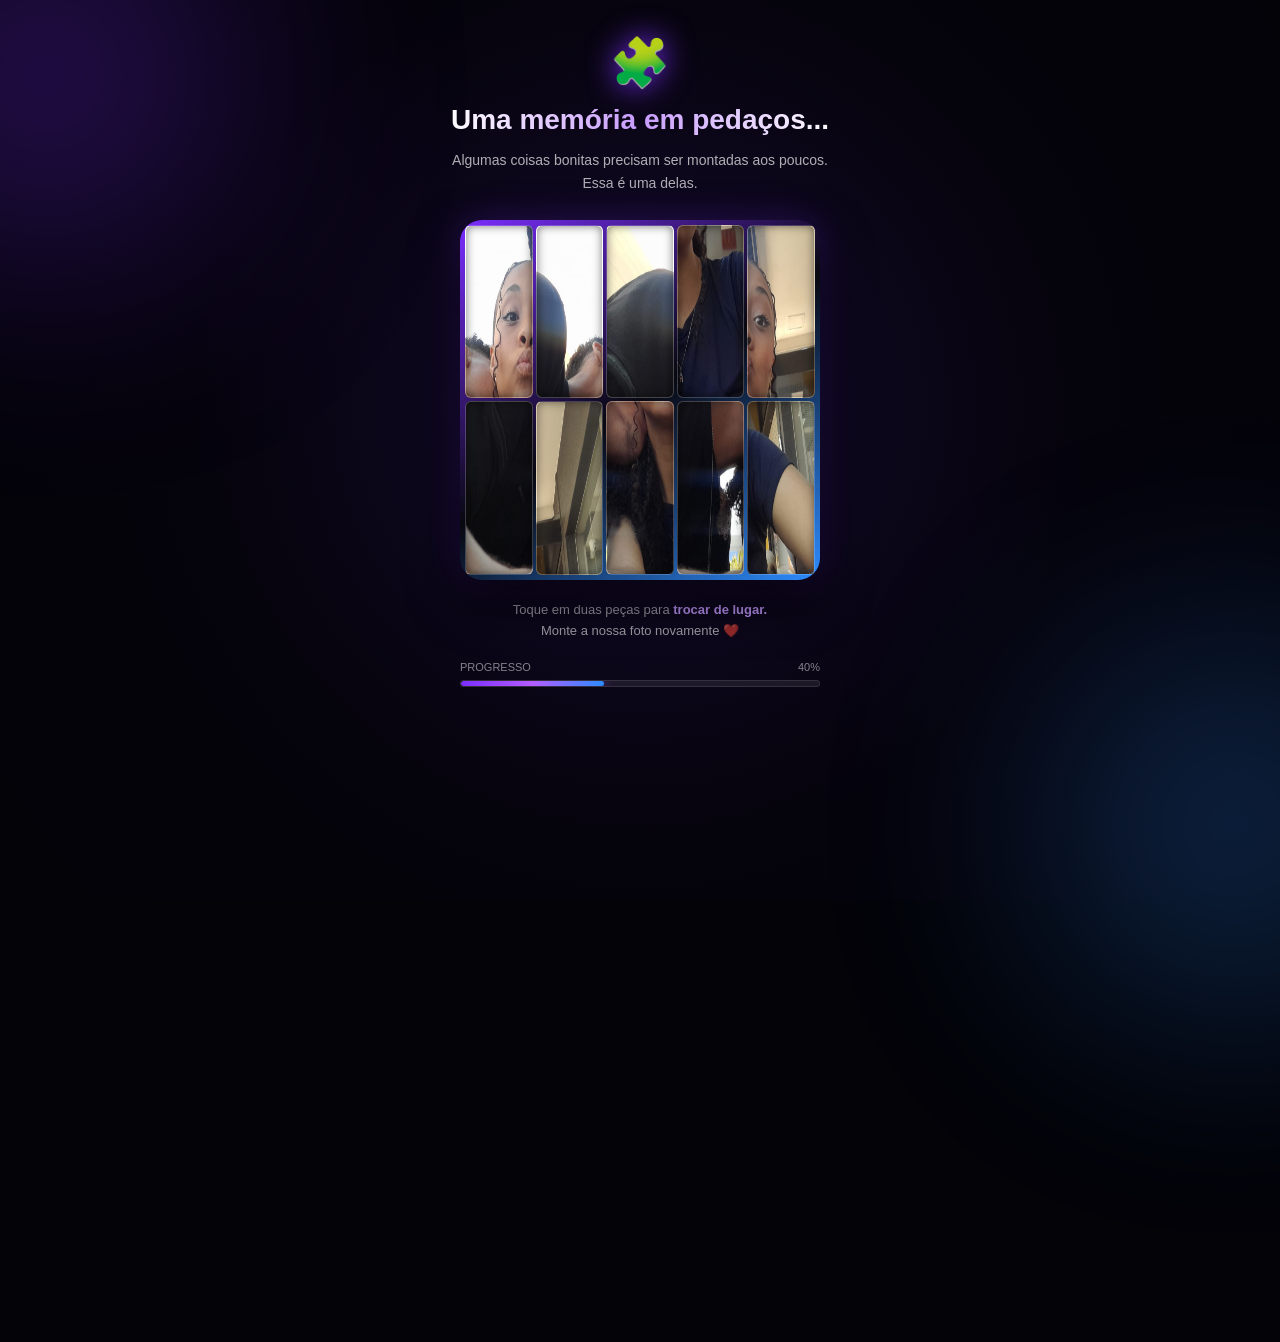
<file: quebra-cabeca.html>
<!DOCTYPE html>
<html lang="pt-BR">

<head>

<meta charset="UTF-8">

<meta name="viewport"
content="width=device-width, initial-scale=1.0, maximum-scale=1.0, user-scalable=no">

<title>Nosso Quebra-Cabeça ❤️</title>

<meta name="theme-color" content="#030308">

<style>

/* =====================================================
   CONFIGURAÇÕES
===================================================== */

*{
    margin:0;
    padding:0;
    box-sizing:border-box;
}

html,body{
    width:100%;
    min-height:100%;
    background:#030308;
    color:#fff;
    font-family:-apple-system,BlinkMacSystemFont,
    "Segoe UI",Roboto,sans-serif;
}

body{
    overflow-x:hidden;
}


/* =====================================================
   FUNDO
===================================================== */

.background{
    position:fixed;
    inset:0;
    z-index:0;
    background:
    radial-gradient(
        circle at 50% 45%,
        #140b2d 0%,
        #05030b 55%,
        #030308 100%
    );
    pointer-events:none;
}

.background:before{
    content:"";
    position:absolute;
    width:350px;
    height:350px;
    left:-130px;
    top:-100px;
    border-radius:50%;
    background:#7B2EFF;
    filter:blur(130px);
    opacity:.35;
    animation:glow 8s ease-in-out infinite alternate;
}

.background:after{
    content:"";
    position:absolute;
    width:350px;
    height:350px;
    right:-130px;
    bottom:-100px;
    border-radius:50%;
    background:#2D8CFF;
    filter:blur(130px);
    opacity:.3;
    animation:glow 8s ease-in-out infinite alternate-reverse;
}

@keyframes glow{

    from{
        transform:scale(1);
    }

    to{
        transform:scale(1.25);
    }

}


/* =====================================================
   ELOGIOS E EMOJIS
===================================================== */

#falling{
    position:fixed;
    inset:0;
    z-index:1;
    pointer-events:none;
    overflow:hidden;
}

.falling-item{
    position:absolute;
    top:-50px;
    white-space:nowrap;
    font-weight:700;
    color:#fff;
    text-shadow:
    0 0 10px #fff,
    0 0 22px #7B2EFF,
    0 0 35px #2D8CFF;
    animation:fall linear forwards;
}

@keyframes fall{

    0%{
        transform:
        translateY(-50px)
        rotate(0deg);
        opacity:0;
    }

    15%{
        opacity:.55;
    }

    85%{
        opacity:.4;
    }

    100%{
        transform:
        translate(
        var(--side),
        110vh
        )
        rotate(var(--rotation));
        opacity:0;
    }

}


/* =====================================================
   CONTEÚDO
===================================================== */

main{
    position:relative;
    z-index:3;
    min-height:100vh;
    padding:35px 18px 60px;
}


/* =====================================================
   CABEÇALHO
===================================================== */

.header{
    text-align:center;
    max-width:390px;
    margin:0 auto 25px;
}

.header-heart{
    font-size:48px;
    margin-bottom:12px;
    filter:
    drop-shadow(0 0 15px #7B2EFF);
    animation:pulse 2s infinite;
}

@keyframes pulse{

    50%{
        transform:scale(1.1);
    }

}

.header h1{
    font-size:28px;
    line-height:1.2;
    margin-bottom:12px;
    background:
    linear-gradient(
        90deg,
        #fff,
        #c89cff,
        #fff
    );
    -webkit-background-clip:text;
    color:transparent;
}

.header p{
    font-size:14px;
    line-height:1.65;
    color:rgba(255,255,255,.68);
}


/* =====================================================
   ÁREA DO JOGO
===================================================== */

.game-area{
    width:100%;
    max-width:390px;
    margin:auto;
    display:flex;
    flex-direction:column;
    align-items:center;
}


/* =====================================================
   TABULEIRO
===================================================== */

.puzzle{
    position:relative;

    width:min(92vw,360px);
    aspect-ratio:1 / 1;

    display:grid;
    grid-template-columns:repeat(5,1fr);
    grid-template-rows:repeat(2,1fr);

    gap:3px;

    padding:5px;

    border-radius:22px;

    background:
    linear-gradient(
        145deg,
        #7B2EFF,
        #080810,
        #2D8CFF
    );

    box-shadow:
    0 20px 50px rgba(0,0,0,.8),
    0 0 35px rgba(123,46,255,.3);

    touch-action:none;
}


/* =====================================================
   PEÇAS
===================================================== */

.piece{
    position:relative;

    overflow:hidden;

    border-radius:6px;

    background-image:url("Fotos/foto23.jpg");

    background-repeat:no-repeat;

    border:
    1px solid
    rgba(255,255,255,.2);

    box-shadow:
    inset 0 0 10px rgba(0,0,0,.5);

    transition:
    transform .25s ease,
    box-shadow .25s ease,
    opacity .25s ease;

    touch-action:none;
}

.piece:active{
    transform:scale(.97);
}

.piece.selected{
    box-shadow:
    0 0 18px #7B2EFF,
    inset 0 0 10px rgba(255,255,255,.2);
    z-index:10;
}


/* =====================================================
   INSTRUÇÃO
===================================================== */

.instruction{
    margin-top:20px;
    text-align:center;

    font-size:13px;

    color:rgba(255,255,255,.6);

    line-height:1.6;
}

.instruction strong{
    color:#c49aff;
}


/* =====================================================
   PROGRESSO
===================================================== */

.progress{
    width:min(360px,92vw);
    margin:20px auto 0;
}

.progress-top{
    display:flex;
    justify-content:space-between;

    font-size:11px;

    color:rgba(255,255,255,.5);

    margin-bottom:7px;
}

.progress-bar{
    width:100%;
    height:7px;

    border-radius:20px;

    overflow:hidden;

    background:
    rgba(255,255,255,.08);

    border:
    1px solid
    rgba(255,255,255,.1);
}

#progress-fill{
    width:0%;
    height:100%;

    border-radius:20px;

    background:
    linear-gradient(
        90deg,
        #7B2EFF,
        #b45cff,
        #2D8CFF
    );

    box-shadow:
    0 0 12px #7B2EFF;

    transition:
    width .3s ease;
}


/* =====================================================
   MENSAGEM FINAL
===================================================== */

.success{
    width:min(380px,100%);

    margin:35px auto 0;

    padding:30px 22px;

    text-align:center;

    border-radius:25px;

    background:
    linear-gradient(
        145deg,
        rgba(123,46,255,.16),
        rgba(45,140,255,.08)
    );

    border:
    1px solid
    rgba(255,255,255,.12);

    box-shadow:
    0 20px 50px rgba(0,0,0,.5),
    0 0 30px rgba(123,46,255,.15);

    opacity:0;

    transform:
    translateY(25px)
    scale(.95);

    pointer-events:none;

    transition:
    opacity .8s ease,
    transform .8s ease;
}

.success.show{
    opacity:1;

    transform:
    translateY(0)
    scale(1);

    pointer-events:auto;
}

.success-heart{
    font-size:45px;

    margin-bottom:12px;

    filter:
    drop-shadow(0 0 15px #7B2EFF);
}

.success h2{
    font-size:23px;
    margin-bottom:15px;
}

.success p{
    font-size:14px;
    line-height:1.75;
    color:rgba(255,255,255,.72);
}


/* =====================================================
   BOTÃO
===================================================== */

.next-button{
    display:inline-flex;

    align-items:center;
    justify-content:center;

    margin-top:24px;

    padding:15px 25px;

    min-width:230px;

    border-radius:50px;

    background:
    linear-gradient(
        90deg,
        #7B2EFF,
        #6138ff
    );

    border:
    1px solid
    rgba(255,255,255,.2);

    color:#fff;

    text-decoration:none;

    font-size:14px;

    font-weight:700;

    box-shadow:
    0 0 25px
    rgba(123,46,255,.5);

    transition:
    transform .2s ease;
}

.next-button:active{
    transform:scale(.94);
}


/* =====================================================
   CORAÇÕES DA VITÓRIA
===================================================== */

.win-heart{
    position:fixed;

    pointer-events:none;

    z-index:20;

    font-size:25px;

    animation:
    explode 1.2s ease-out forwards;
}

@keyframes explode{

    0%{
        transform:
        translate(0,0)
        scale(.3);
        opacity:1;
    }

    100%{
        transform:
        translate(
            var(--x),
            var(--y)
        )
        scale(1.3)
        rotate(var(--r));

        opacity:0;
    }

}


/* =====================================================
   RESPONSIVIDADE
===================================================== */

@media(max-width:370px){

    main{
        padding-left:12px;
        padding-right:12px;
    }

    .header h1{
        font-size:25px;
    }

    .puzzle{
        width:94vw;
    }

}

</style>

</head>


<body>


<!-- =====================================================
     FUNDO
===================================================== -->

<div class="background"></div>

<div id="falling"></div>


<!-- =====================================================
     CONTEÚDO
===================================================== -->

<main>


<!-- =====================================================
     CABEÇALHO
===================================================== -->

<header class="header">

    <div class="header-heart">
        🧩
    </div>

    <h1>
        Uma memória em pedaços...
    </h1>

    <p>
        Algumas coisas bonitas precisam
        ser montadas aos poucos.
        Essa é uma delas.
    </p>

</header>


<!-- =====================================================
     JOGO
===================================================== -->

<section class="game-area">


    <div
    id="puzzle"
    class="puzzle">
    </div>


    <div class="instruction">

        Toque em duas peças para
        <strong>trocar de lugar.</strong><br>

        Monte a nossa foto novamente ❤️

    </div>


    <div class="progress">

        <div class="progress-top">

            <span>
                PROGRESSO
            </span>

            <span id="progress-text">
                0%
            </span>

        </div>

        <div class="progress-bar">

            <div id="progress-fill"></div>

        </div>

    </div>


    <!-- =================================================
         MENSAGEM DE VITÓRIA
    ================================================= -->

    <div
    id="success"
    class="success">

        <div class="success-heart">
            ❤️
        </div>

        <h2>
            Você conseguiu!
        </h2>

        <p>

            Assim como um quebra-cabeça,
            cada detalhe tem o seu lugar.

            <br><br>

            E quando todas as peças se encontram,
            aparece algo ainda mais bonito.

            <br><br>

            Seus olhos, seu sorriso,
            seu cabelo, suas curvas
            e toda a sua beleza fazem parte
            dessa lembrança.

            <br><br>

            E o mais bonito é que,
            mesmo quando tudo parece estar
            espalhado em pequenos pedaços,
            no final sempre existe uma imagem
            linda esperando para aparecer. 💜

        </p>


        <a
        href="pintura.html"
        class="next-button">

            Próxima surpresa ❤️

        </a>

    </div>


</section>


</main>


<script>

/* =====================================================
   CONFIGURAÇÕES
===================================================== */

const puzzle =
document.getElementById("puzzle");

const progressFill =
document.getElementById("progress-fill");

const progressText =
document.getElementById("progress-text");

const success =
document.getElementById("success");


const TOTAL = 10;


/* =====================================================
   CRIAÇÃO DAS PEÇAS
===================================================== */

let pieces = [];

for(let i=0;i<TOTAL;i++){

    const piece =
    document.createElement("div");

    piece.className =
    "piece";

    piece.dataset.correct =
    i;

    piece.dataset.position =
    i;

    const row =
    Math.floor(i / 5);

    const col =
    i % 5;


    /*
       Cada peça mostra
       uma parte diferente
       da foto.
    */

    piece.style.backgroundSize =
    "500% 200%";


    piece.style.backgroundPosition =
    `${col * 25}% ${row * 100}%`;


    puzzle.appendChild(piece);

    pieces.push(piece);

}


/* =====================================================
   EMBARALHAR
===================================================== */

function shuffle(){

    let order =
    [...Array(TOTAL).keys()];


    /*
       Fisher-Yates
    */

    for(
        let i=order.length-1;
        i>0;
        i--
    ){

        const j =
        Math.floor(
            Math.random()*(i+1)
        );

        [
            order[i],
            order[j]
        ] =
        [
            order[j],
            order[i]
        ];

    }


    /*
       Evita começar
       já resolvido.
    */

    let solved =
    order.every(
        (value,index)=>
        value===index
    );

    if(solved){

        const temp=order[0];

        order[0]=order[1];

        order[1]=temp;

    }


    pieces.forEach(
        (piece,index)=>{

            piece.dataset.position =
            order[index];

            updatePiece(
                piece,
                order[index]
            );

        }
    );

}


function updatePiece(
    piece,
    position
){

    const row =
    Math.floor(
        position / 5
    );

    const col =
    position % 5;


    piece.style.backgroundPosition =
    `${col * 25}% ${row * 100}%`;

}


/* =====================================================
   TROCA DE PEÇAS
===================================================== */

let selected = null;


pieces.forEach(piece=>{

    piece.addEventListener(
        "click",
        ()=>{

            if(!selected){

                selected=piece;

                piece.classList.add(
                    "selected"
                );

                return;

            }


            if(selected===piece){

                piece.classList.remove(
                    "selected"
                );

                selected=null;

                return;

            }


            const first =
            selected;

            const second =
            piece;


            const firstPos =
            first.dataset.position;

            const secondPos =
            second.dataset.position;


            first.dataset.position =
            secondPos;

            second.dataset.position =
            firstPos;


            updatePiece(
                first,
                secondPos
            );

            updatePiece(
                second,
                firstPos
            );


            first.classList.remove(
                "selected"
            );


            selected=null;


            checkProgress();

        }

    );

});


/* =====================================================
   VERIFICAR PROGRESSO
===================================================== */

function checkProgress(){

    let correct=0;


    pieces.forEach(
        piece=>{

            if(
                Number(
                    piece.dataset.position
                ) ===
                Number(
                    piece.dataset.correct
                )
            ){

                correct++;

            }

        }
    );


    const percentage =
    Math.round(
        correct / TOTAL * 100
    );


    progressFill.style.width =
    percentage + "%";


    progressText.textContent =
    percentage + "%";


    if(correct===TOTAL){

        win();

    }

}


/* =====================================================
   VITÓRIA
===================================================== */

function win(){

    success.classList.add(
        "show"
    );


    /*
       Corações explodindo
       pelo tabuleiro.
    */

    for(
        let i=0;
        i<35;
        i++
    ){

        setTimeout(
            createWinHeart,
            i*35
        );

    }

}


/* =====================================================
   CORAÇÕES DA VITÓRIA
===================================================== */

function createWinHeart(){

    const heart =
    document.createElement("span");

    heart.className =
    "win-heart";

    heart.textContent =
    [
        "❤️",
        "💜",
        "💙",
        "🤍",
        "💕"
    ][
        Math.floor(
            Math.random()*5
        )
    ];


    heart.style.left =
    "50%";

    heart.style.top =
    "42%";


    heart.style.setProperty(
        "--x",
        (-160+Math.random()*320)+"px"
    );


    heart.style.setProperty(
        "--y",
        (-180+Math.random()*360)+"px"
    );


    heart.style.setProperty(
        "--r",
        (-180+Math.random()*360)+"deg"
    );


    document.body.appendChild(
        heart
    );


    setTimeout(
        ()=>heart.remove(),
        1300
    );

}


/* =====================================================
   CHUVA DE ELOGIOS
===================================================== */

const falling =
document.getElementById(
    "falling"
);


const words=[

    "meu bem",
    "amor",
    "vida",
    "linda",
    "princesa",
    "benzinho",
    "mozão",
    "amorzin",
    "meu amor",
    "mor"

];


const emojis=[

    "❤️",
    "💜",
    "💙",
    "🤍",
    "💕",
    "✨"

];


function createFalling(){

    const item =
    document.createElement("span");

    item.className =
    "falling-item";


    const isEmoji =
    Math.random()<.5;


    item.textContent =
    isEmoji

    ? emojis[
        Math.floor(
            Math.random()*emojis.length
        )
      ]

    : words[
        Math.floor(
            Math.random()*words.length
        )
      ];


    item.style.left =
    Math.random()*90+5+"%";


    item.style.fontSize =
    (
        isEmoji
        ? 20+Math.random()*9
        : 12+Math.random()*7
    )+"px";


    item.style.animationDuration =
    5+Math.random()*5+"s";


    item.style.setProperty(
        "--side",
        (-60+Math.random()*120)+"px"
    );


    item.style.setProperty(
        "--rotation",
        (-40+Math.random()*80)+"deg"
    );


    falling.appendChild(
        item
    );


    setTimeout(
        ()=>item.remove(),
        10000
    );

}


setInterval(
    createFalling,
    450
);


/* =====================================================
   INICIAR
===================================================== */

shuffle();

checkProgress();

</script>

</body>

  </html>
</file>
